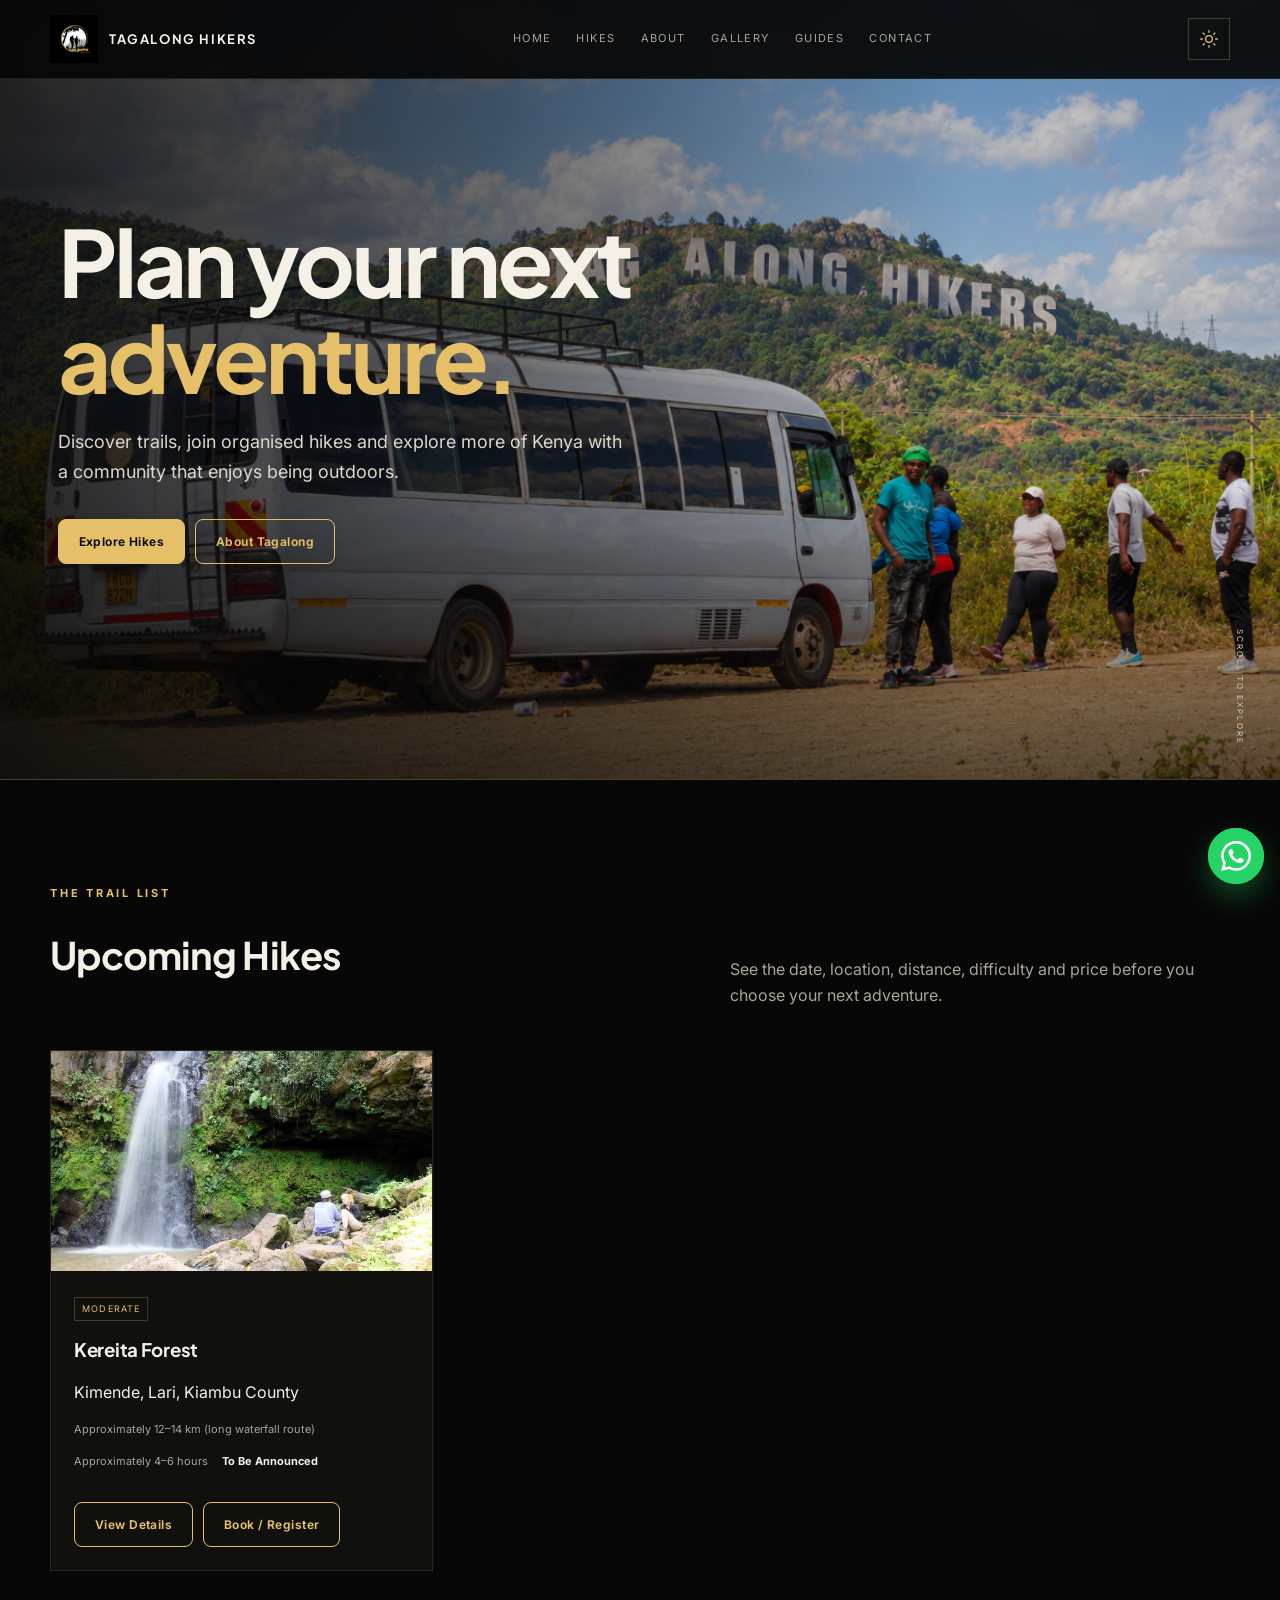
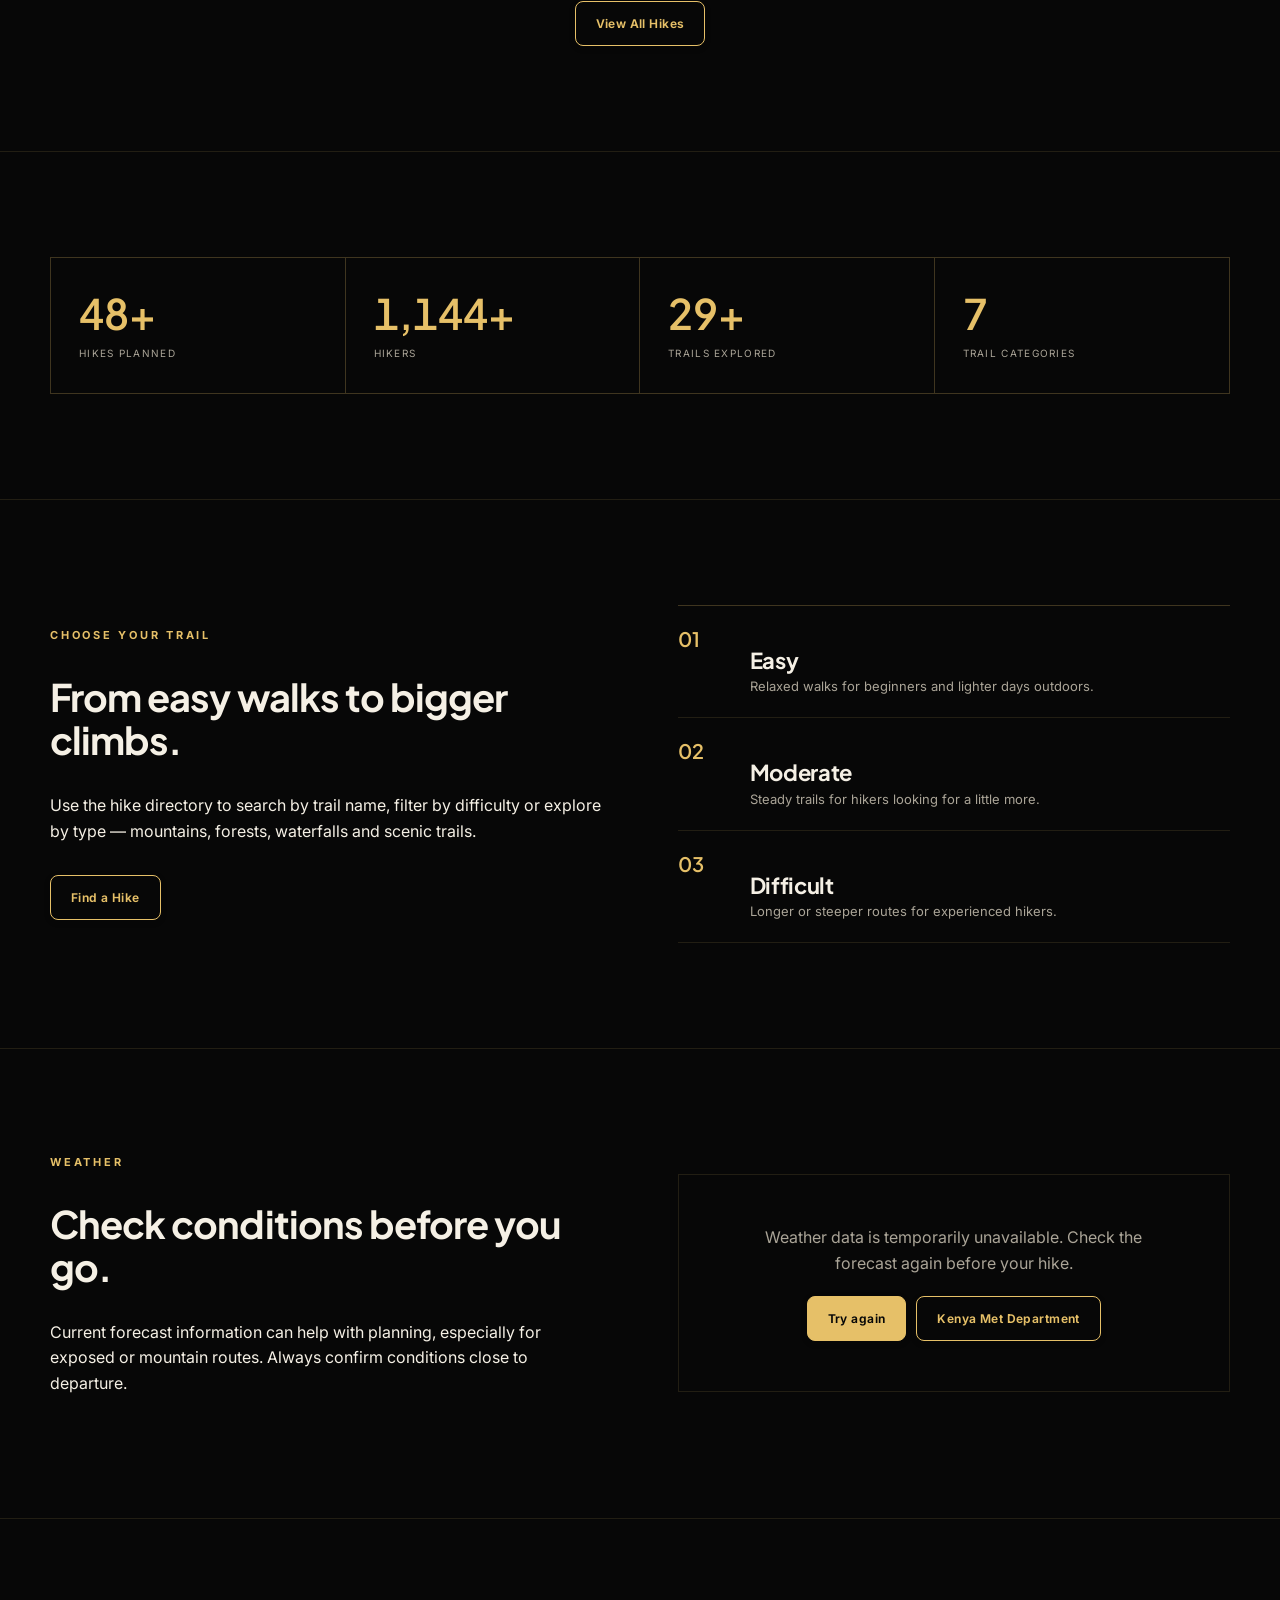
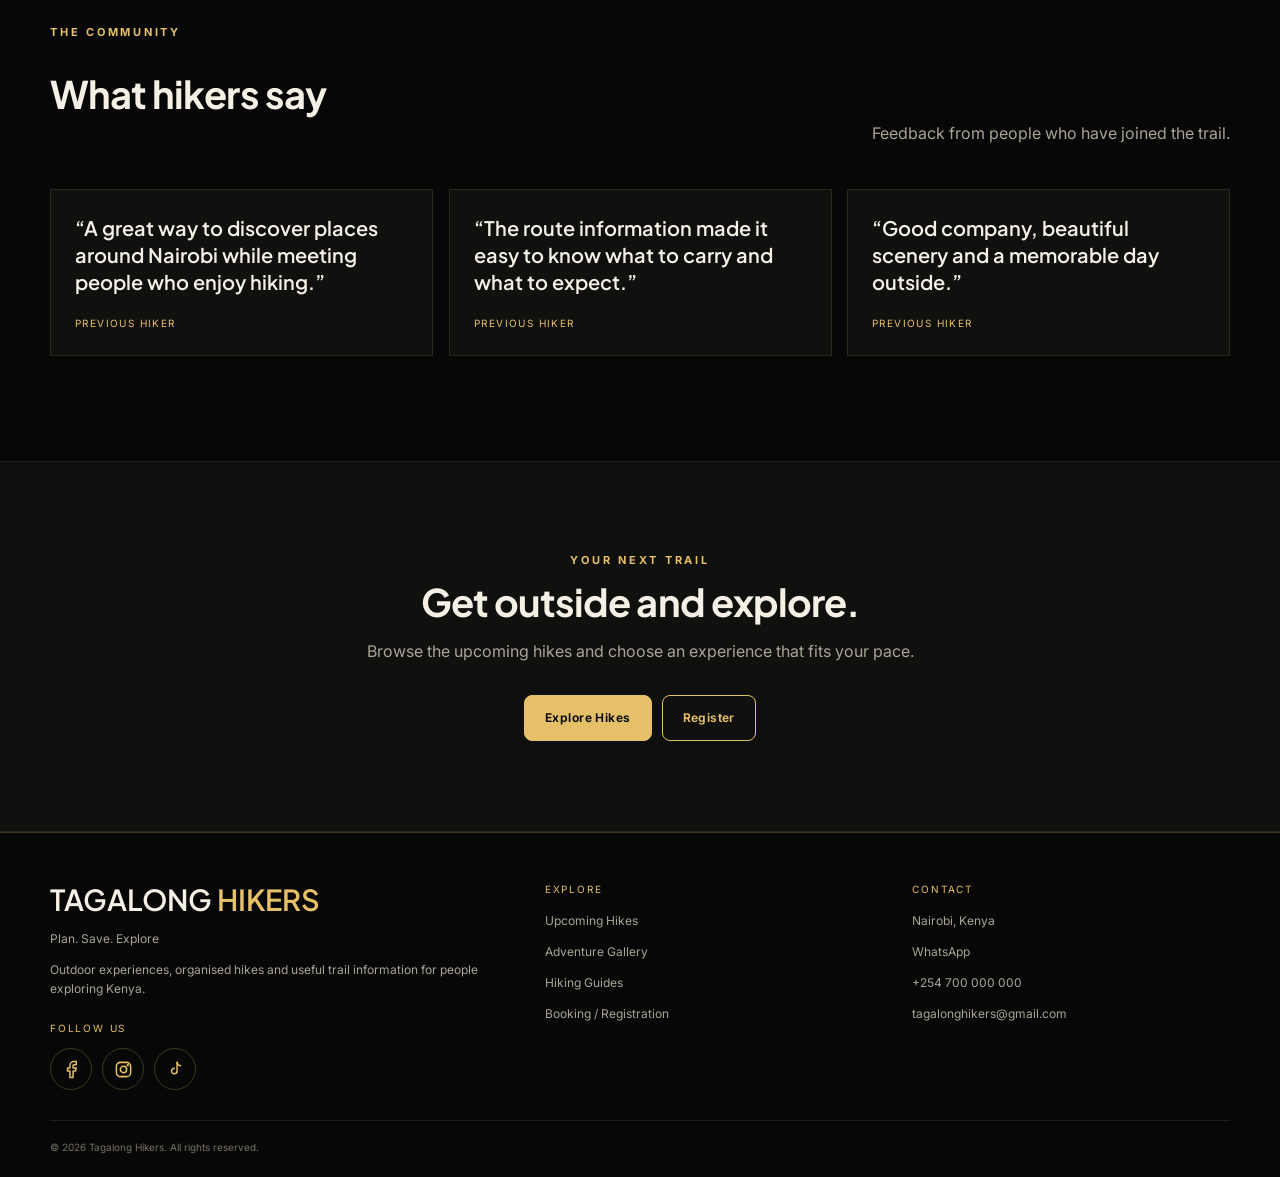
<file: index.html>
<!doctype html>
<html lang="en">
  <head>
    <meta charset="utf-8" />
    <meta name="viewport" content="width=device-width,initial-scale=1" />
    <meta
      name="description"
      content="Tagalong Hikers — plan, hike and explore Kenya. Discover upcoming hikes, trail guides, registration and outdoor adventures."
    />
    <meta name="theme-color" content="#070707" />
    <title>Home | Tagalong Hikers</title>
    <link rel="stylesheet" href="assets/styles.css" />
    <link rel="apple-touch-icon" sizes="180x180" href="images/favicon_io/apple-touch-icon.png" />
    <link rel="icon" type="image/png" sizes="32x32" href="images/favicon_io/favicon-32x32.png" />
    <link rel="icon" type="image/png" sizes="16x16" href="images/favicon_io/favicon-16x16.png" />
    <link rel="icon" href="images/favicon_io/favicon.ico" />
    <link rel="manifest" href="images/favicon_io/site.webmanifest" />
  </head>
  <body>
    <header class="site-header">
      <div class="container nav">
        <a class="brand" href="index.html"
          ><img src="assets/logo.png" alt="Tagalong Hikers logo" /><span
            >TAGALONG HIKERS</span
          ></a
        >
        <nav class="nav-links">
          <a href="index.html">Home</a><a href="hikes.html">Hikes</a
          ><a href="about.html">About</a><a href="gallery.html">Gallery</a
          ><a href="guides.html">Guides</a><a href="contact.html">Contact</a>
        </nav>
        <div class="nav-actions">
          <button class="theme-btn" type="button">Light Mode</button
          ><button class="menu-btn" type="button">Menu</button>
        </div>
      </div>
    </header>

    <main>
      <section class="hero hero-full">
        <div class="hero-scene">
          <img
            class="hero-background-image"
            src="images/hero_section/hero_image.png"
            alt="Hiking trail landscape"
            onerror="this.style.display = 'none'"
          />
          <div class="hero-image-placeholder">
            <span>ADD YOUR HERO IMAGE</span
            ><small>Replace assets/hero-image.jpg with your own photo</small>
          </div>
          <div class="scene-vignette"></div>
          <!-- <div class="scene-caption">
            <span>TAGALONG HIKERS · KENYA</span
            ><strong>Find your trail.</strong>
          </div> -->
        </div>
        <div class="container hero-content">
          <div class="hero-copy-block">
            <!-- <div class="eyebrow">Tag Along Hikers · Kenya</div> -->
            <h1>Plan your next <em>adventure.</em></h1>
            <p class="hero-copy">
              Discover trails, join organised hikes and explore more of Kenya
              with a community that enjoys being outdoors.
            </p>
            <div class="actions">
              <a class="btn fill" href="hikes.html">Explore Hikes</a
              ><a class="btn" href="about.html">About Tagalong</a>
            </div>
          </div>
        </div>
        <div class="hero-scroll">SCROLL TO EXPLORE</div>
      </section>

      <section class="section" id="upcoming">
        <div class="container">
          <div class="section-head">
            <div>
              <div class="eyebrow">The trail list</div>
              <h2>Upcoming Hikes</h2>
            </div>
            <p>
              See the date, location, distance, difficulty and price before you
              choose your next adventure.
            </p>
          </div>
          <div class="cards" id="featured-hikes"></div>
          <div
            class="actions"
            style="justify-content: center; margin-top: 30px"
          >
            <a class="btn" href="hikes.html">View All Hikes</a>
          </div>
        </div>
      </section>

      <section class="section">
        <div class="container">
          <div class="stats">
            <div class="stat">
              <strong>50+</strong><span>Hikes planned</span>
            </div>
            <div class="stat"><strong>1,200+</strong><span>Hikers</span></div>
            <div class="stat">
              <strong>30+</strong><span>Trails explored</span>
            </div>
            <div class="stat">
              <strong>7</strong><span>Trail categories</span>
            </div>
          </div>
        </div>
      </section>

      <section class="section">
        <div class="container split">
          <div>
            <div class="eyebrow">Choose your trail</div>
            <h2>From easy walks to bigger climbs.</h2>
            <p>
              Use the hike directory to search by trail name, filter by
              difficulty or explore by type — mountains, forests, waterfalls and
              scenic trails.
            </p>
            <div class="actions">
              <a class="btn" href="hikes.html">Find a Hike</a>
            </div>
          </div>
          <div class="feature-list">
            <div class="feature">
              <b>01</b>
              <div>
                <h3>Easy</h3>
                <p>Relaxed walks for beginners and lighter days outdoors.</p>
              </div>
            </div>
            <div class="feature">
              <b>02</b>
              <div>
                <h3>Moderate</h3>
                <p>Steady trails for hikers looking for a little more.</p>
              </div>
            </div>
            <div class="feature">
              <b>03</b>
              <div>
                <h3>Difficult</h3>
                <p>Longer or steeper routes for experienced hikers.</p>
              </div>
            </div>
          </div>
        </div>
      </section>

      <section class="section">
        <div class="container split">
          <div>
            <div class="eyebrow">Weather</div>
            <h2>Check conditions before you go.</h2>
            <p>
              Current forecast information can help with planning, especially
              for exposed or mountain routes. Always confirm conditions close to
              departure.
            </p>
          </div>
          <div>
            <div class="weather" id="weather-cards">
              <div class="empty">Loading forecast…</div>
            </div>
          </div>
        </div>
      </section>

      <section class="section">
        <div class="container">
          <div class="section-head">
            <div>
              <div class="eyebrow">The community</div>
              <h2>What hikers say</h2>
            </div>
            <p>Feedback from people who have joined the trail.</p>
          </div>
          <div class="testimonials">
            <article class="card">
              <div class="quote">
                “A great way to discover places around Nairobi while meeting
                people who enjoy hiking.”
              </div>
              <div class="reviewer">Previous Hiker</div>
            </article>
            <article class="card">
              <div class="quote">
                “The route information made it easy to know what to carry and
                what to expect.”
              </div>
              <div class="reviewer">Previous Hiker</div>
            </article>
            <article class="card">
              <div class="quote">
                “Good company, beautiful scenery and a memorable day outside.”
              </div>
              <div class="reviewer">Previous Hiker</div>
            </article>
          </div>
        </div>
      </section>

      <section class="cta">
        <div class="container">
          <div class="eyebrow">Your next trail</div>
          <h2>Get outside and explore.</h2>
          <p>
            Browse the upcoming hikes and choose an experience that fits your
            pace.
          </p>
          <div class="actions" style="justify-content: center">
            <a class="btn fill" href="hikes.html">Explore Hikes</a
            ><a class="btn" href="booking.html">Register</a>
          </div>
        </div>
      </section>
    </main>
    <div class="modal" id="hike-modal">
      <div class="modal-box">
        <button class="close" id="close-modal">Close</button>
        <div id="modal-content"></div>
      </div>
    </div>

    <footer>
      <div class="container">
        <div class="footer-grid">
          <div>
            <div class="footer-brand">TAGALONG <em>HIKERS</em></div>
            <p>Plan. Save. Explore</p>
            <p>
              Outdoor experiences, organised hikes and useful trail information
              for people exploring Kenya.
            </p>
          </div>
          <div>
            <div class="footer-title">Explore</div>
            <p><a href="hikes.html">Upcoming Hikes</a></p>
            <p><a href="gallery.html">Adventure Gallery</a></p>
            <p><a href="guides.html">Hiking Guides</a></p>
            <p><a href="booking.html">Booking / Registration</a></p>
          </div>
          <div>
            <div class="footer-title">Contact</div>
            <p>Nairobi, Kenya</p>
            <p><a href="https://wa.me/254700000000">WhatsApp</a></p>
            <p><a href="tel:+254700000000">+254 700 000 000</a></p>
            <p>
              <a href="mailto:tagalonghikers@gmail.com"
                >tagalonghikers@gmail.com</a
              >
            </p>
          </div>
        </div>
        <div class="copyright">
          © <span id="year"></span> Tagalong Hikers. All rights reserved.
        </div>
      </div>
    </footer>
    <script src="assets/script.js"></script>
  </body>
</html>
</file>
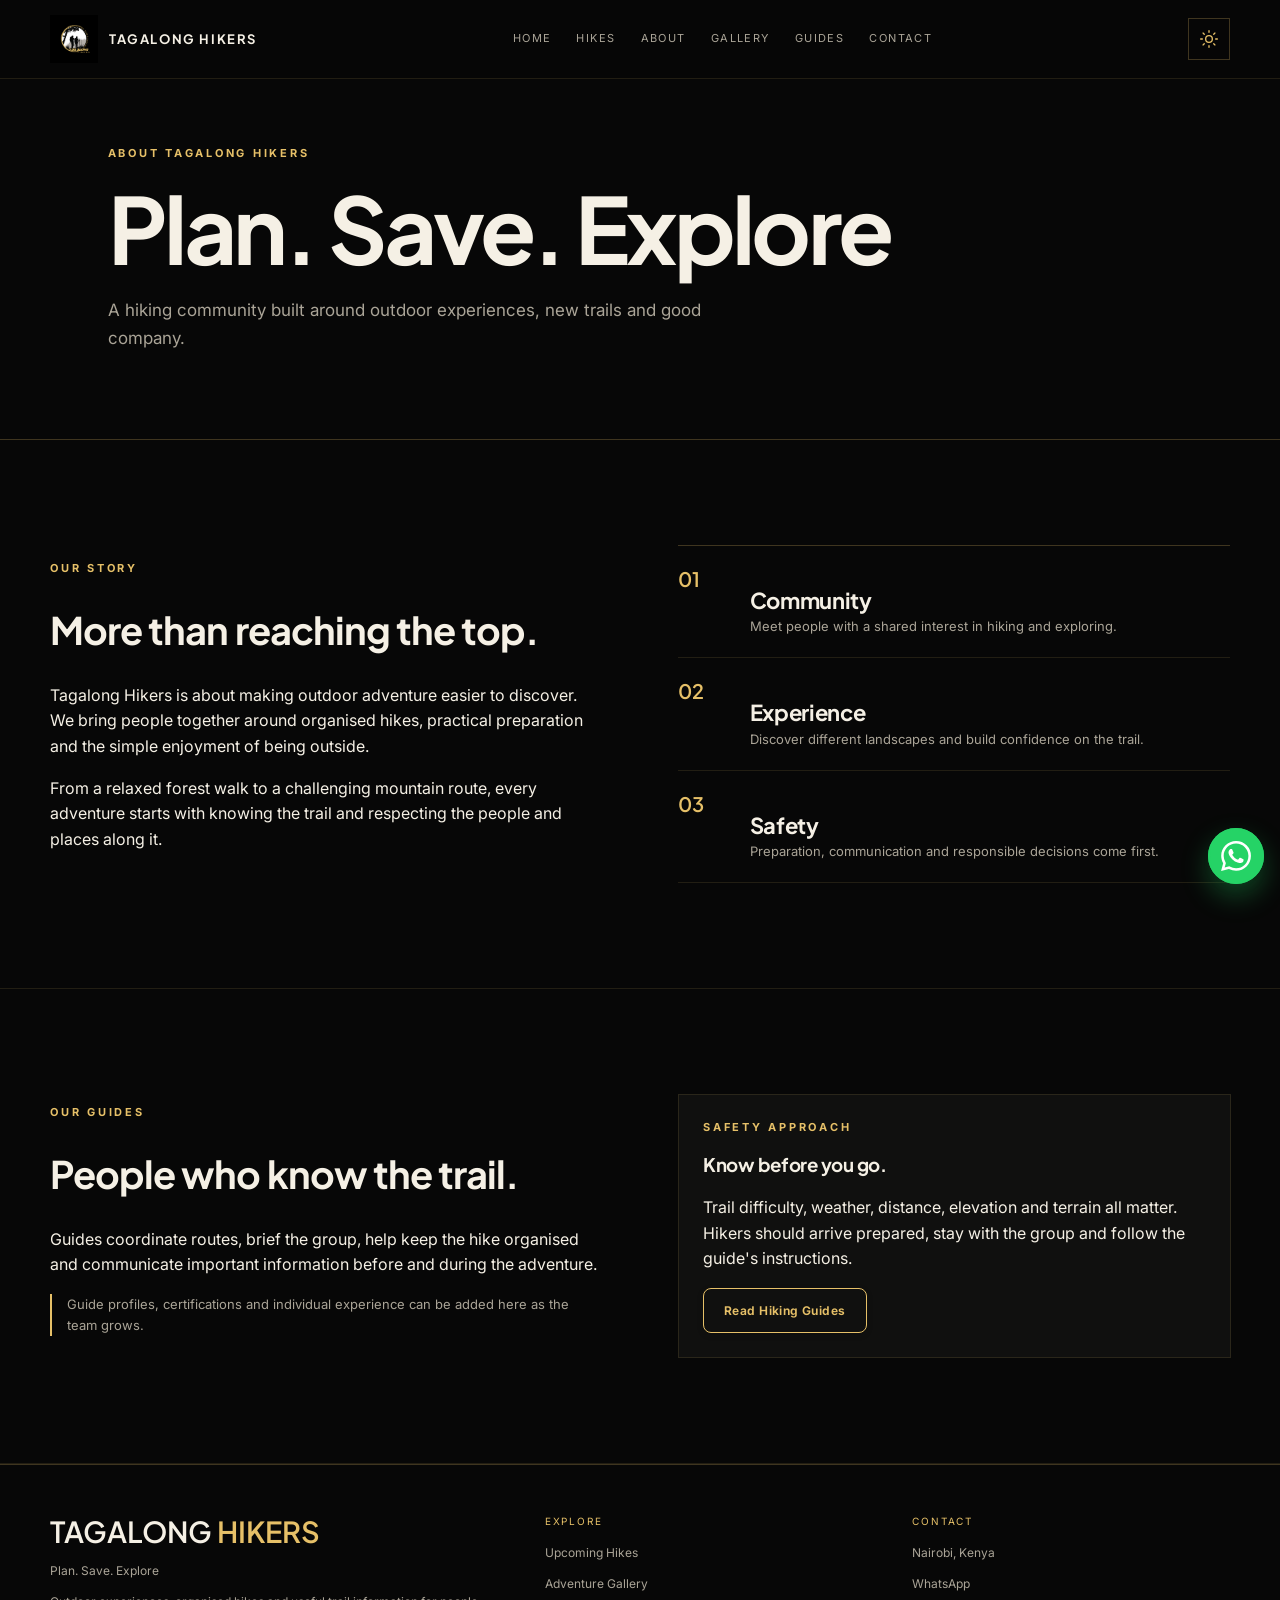
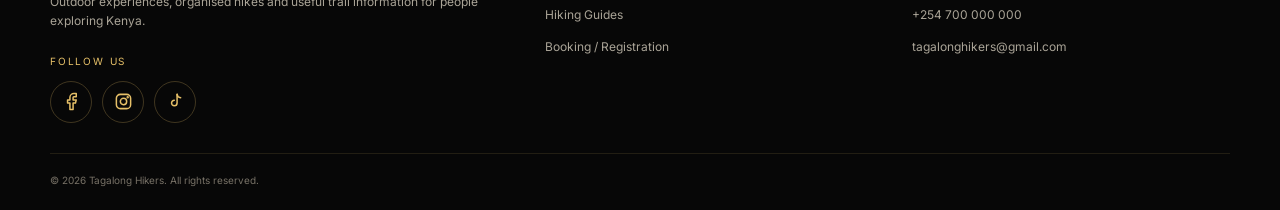
<file: about.html>
<!doctype html>
<html lang="en">
  <head>
    <meta charset="utf-8" />
    <meta name="viewport" content="width=device-width,initial-scale=1" />
    <meta
      name="description"
      content="Tagalong Hikers — plan, hike and explore Kenya. Discover upcoming hikes, trail guides, registration and outdoor adventures."
    />
    <meta name="theme-color" content="#070707" />
    <title>About | Tagalong Hikers</title>
    <link rel="stylesheet" href="assets/styles.css" />
    <link rel="apple-touch-icon" sizes="180x180" href="images/favicon_io/apple-touch-icon.png" />
    <link rel="icon" type="image/png" sizes="32x32" href="images/favicon_io/favicon-32x32.png" />
    <link rel="icon" type="image/png" sizes="16x16" href="images/favicon_io/favicon-16x16.png" />
    <link rel="icon" href="images/favicon_io/favicon.ico" />
    <link rel="manifest" href="images/favicon_io/site.webmanifest" />
  </head>
  <body>
    <header class="site-header">
      <div class="container nav">
        <a class="brand" href="index.html"
          ><img src="assets/logo.png" alt="Tagalong Hikers logo" /><span
            >TAGALONG HIKERS</span
          ></a
        >
        <nav class="nav-links">
          <a href="index.html">Home</a><a href="hikes.html">Hikes</a
          ><a href="about.html">About</a><a href="gallery.html">Gallery</a
          ><a href="guides.html">Guides</a><a href="contact.html">Contact</a>
        </nav>
        <div class="nav-actions">
          <button class="theme-btn" type="button">Light Mode</button
          ><button class="menu-btn" type="button">Menu</button>
        </div>
      </div>
    </header>

    <main>
      <section class="page-hero">
        <div class="container">
          <div class="eyebrow">About Tagalong Hikers</div>
          <h1>Plan. Save. Explore</h1>
          <p>
            A hiking community built around outdoor experiences, new trails and
            good company.
          </p>
        </div>
      </section>
      <section class="section">
        <div class="container split">
          <div>
            <div class="eyebrow">Our story</div>
            <h2>More than reaching the top.</h2>
            <p>
              Tagalong Hikers is about making outdoor adventure easier to
              discover. We bring people together around organised hikes,
              practical preparation and the simple enjoyment of being outside.
            </p>
            <p>
              From a relaxed forest walk to a challenging mountain route, every
              adventure starts with knowing the trail and respecting the people
              and places along it.
            </p>
          </div>
          <div class="feature-list">
            <div class="feature">
              <b>01</b>
              <div>
                <h3>Community</h3>
                <p>
                  Meet people with a shared interest in hiking and exploring.
                </p>
              </div>
            </div>
            <div class="feature">
              <b>02</b>
              <div>
                <h3>Experience</h3>
                <p>
                  Discover different landscapes and build confidence on the
                  trail.
                </p>
              </div>
            </div>
            <div class="feature">
              <b>03</b>
              <div>
                <h3>Safety</h3>
                <p>
                  Preparation, communication and responsible decisions come
                  first.
                </p>
              </div>
            </div>
          </div>
        </div>
      </section>
      <section class="section">
        <div class="container split">
          <div>
            <div class="eyebrow">Our guides</div>
            <h2>People who know the trail.</h2>
            <p>
              Guides coordinate routes, brief the group, help keep the hike
              organised and communicate important information before and during
              the adventure.
            </p>
            <p class="notice">
              Guide profiles, certifications and individual experience can be
              added here as the team grows.
            </p>
          </div>
          <div class="card">
            <div class="eyebrow">Safety approach</div>
            <h3>Know before you go.</h3>
            <p>
              Trail difficulty, weather, distance, elevation and terrain all
              matter. Hikers should arrive prepared, stay with the group and
              follow the guide's instructions.
            </p>
            <a class="btn" href="guides.html">Read Hiking Guides</a>
          </div>
        </div>
      </section>
    </main>

    <footer>
      <div class="container">
        <div class="footer-grid">
          <div>
            <div class="footer-brand">TAGALONG <em>HIKERS</em></div>
            <p>Plan. Save. Explore</p>
            <p>
              Outdoor experiences, organised hikes and useful trail information
              for people exploring Kenya.
            </p>
          </div>
          <div>
            <div class="footer-title">Explore</div>
            <p><a href="hikes.html">Upcoming Hikes</a></p>
            <p><a href="gallery.html">Adventure Gallery</a></p>
            <p><a href="guides.html">Hiking Guides</a></p>
            <p><a href="booking.html">Booking / Registration</a></p>
          </div>
          <div>
            <div class="footer-title">Contact</div>
            <p>Nairobi, Kenya</p>
            <p><a href="https://wa.me/254700000000">WhatsApp</a></p>
            <p><a href="tel:+254700000000">+254 700 000 000</a></p>
            <p>
              <a href="mailto:tagalonghikers@gmail.com"
                >tagalonghikers@gmail.com</a
              >
            </p>
          </div>
        </div>
        <div class="copyright">
          © <span id="year"></span> Tagalong Hikers. All rights reserved.
        </div>
      </div>
    </footer>
    <script src="assets/script.js"></script>
  </body>
</html>
</file>
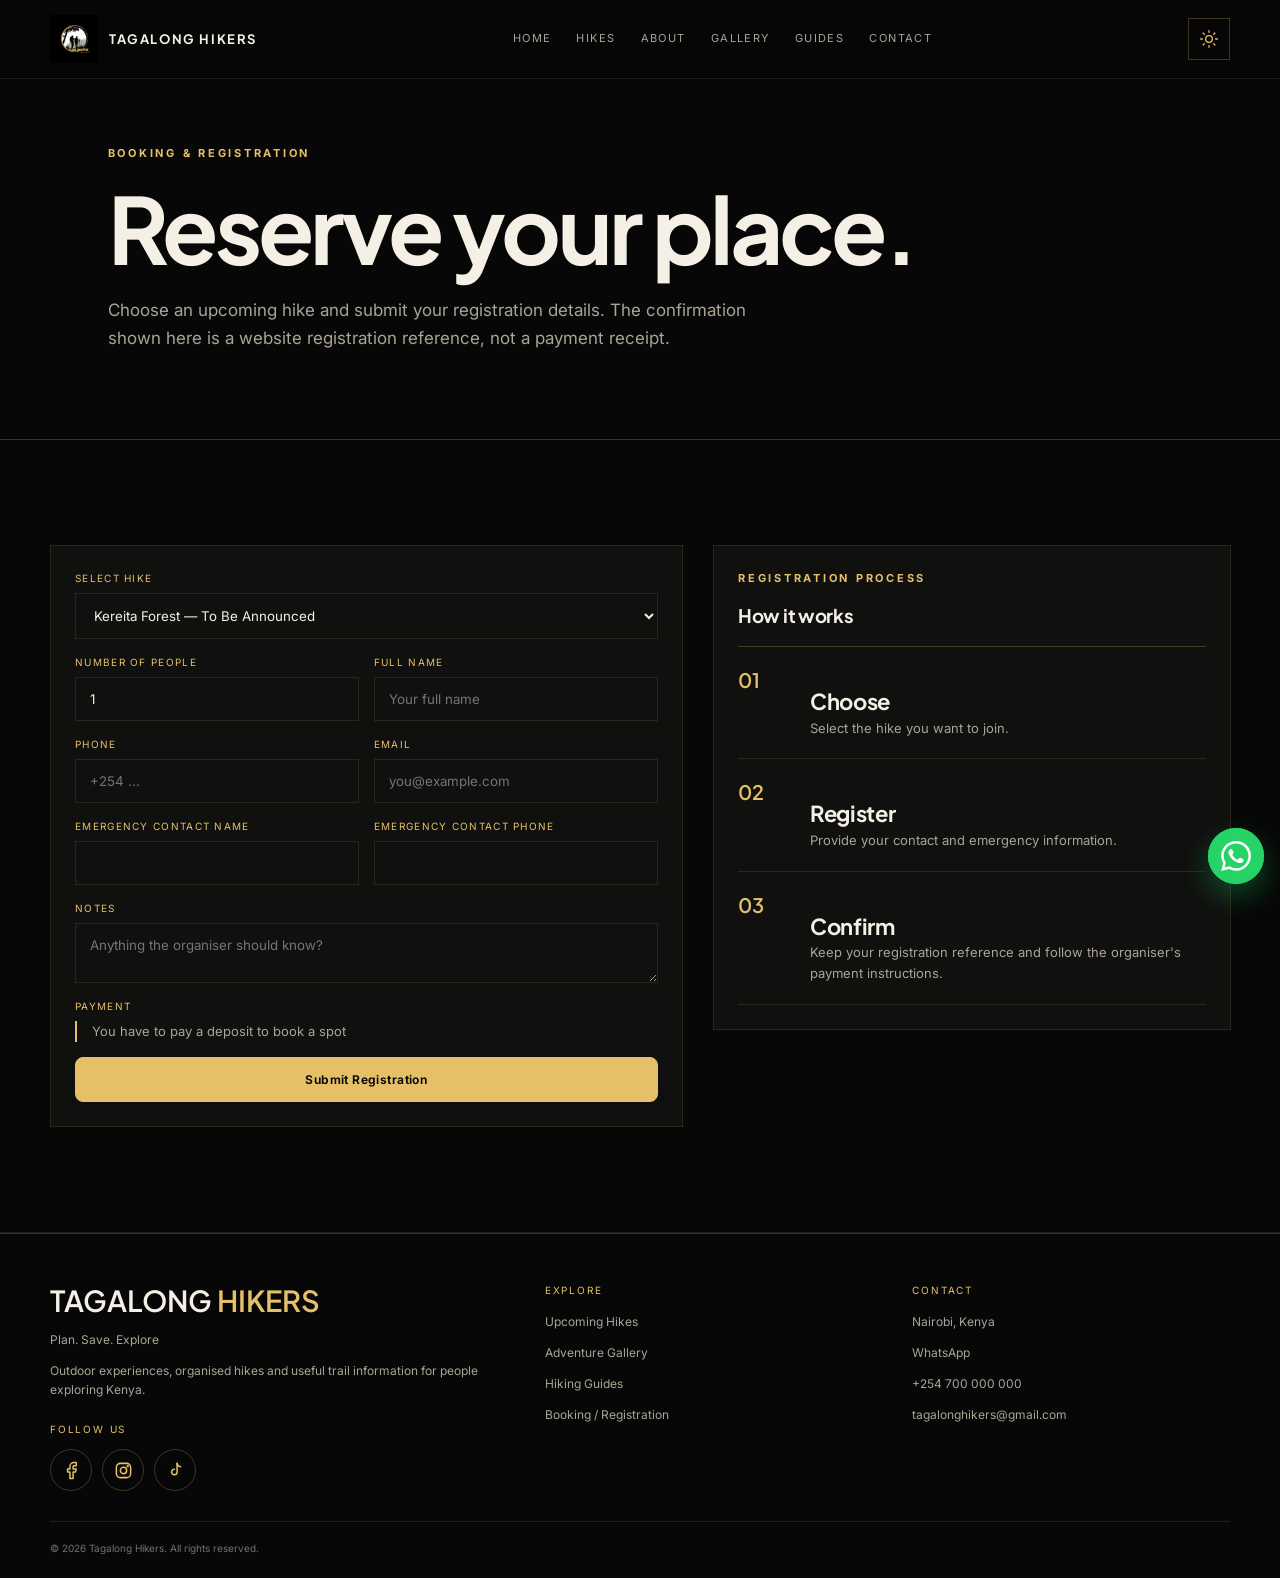
<file: booking.html>
<!doctype html>
<html lang="en">
  <head>
    <meta charset="utf-8" />
    <meta name="viewport" content="width=device-width,initial-scale=1" />
    <meta
      name="description"
      content="Tagalong Hikers — plan, hike and explore Kenya. Discover upcoming hikes, trail guides, registration and outdoor adventures."
    />
    <meta name="theme-color" content="#070707" />
    <title>Booking | Tagalong Hikers</title>
    <link rel="stylesheet" href="assets/styles.css" />
    <link
      rel="apple-touch-icon"
      sizes="180x180"
      href="images/favicon_io/apple-touch-icon.png"
    />
    <link
      rel="icon"
      type="image/png"
      sizes="32x32"
      href="images/favicon_io/favicon-32x32.png"
    />
    <link
      rel="icon"
      type="image/png"
      sizes="16x16"
      href="images/favicon_io/favicon-16x16.png"
    />
    <link rel="icon" href="images/favicon_io/favicon.ico" />
    <link rel="manifest" href="images/favicon_io/site.webmanifest" />
  </head>
  <body>
    <header class="site-header">
      <div class="container nav">
        <a class="brand" href="index.html"
          ><img src="assets/logo.png" alt="Tagalong Hikers logo" /><span
            >TAGALONG HIKERS</span
          ></a
        >
        <nav class="nav-links">
          <a href="index.html">Home</a><a href="hikes.html">Hikes</a
          ><a href="about.html">About</a><a href="gallery.html">Gallery</a
          ><a href="guides.html">Guides</a><a href="contact.html">Contact</a>
        </nav>
        <div class="nav-actions">
          <button class="theme-btn" type="button">Light Mode</button
          ><button class="menu-btn" type="button">Menu</button>
        </div>
      </div>
    </header>

    <main>
      <section class="page-hero">
        <div class="container">
          <div class="eyebrow">Booking & Registration</div>
          <h1>Reserve your place.</h1>
          <p>
            Choose an upcoming hike and submit your registration details. The
            confirmation shown here is a website registration reference, not a
            payment receipt.
          </p>
        </div>
      </section>
      <section class="section">
        <div class="container form-layout">
          <form class="card form-grid" id="booking-form">
            <div class="field full">
              <label>Select Hike</label
              ><select id="hike-select" name="hike" required></select>
            </div>
            <div class="field">
              <label>Number of People</label
              ><input
                name="people"
                type="number"
                min="1"
                max="20"
                value="1"
                required
              />
            </div>
            <div class="field">
              <label>Full Name</label
              ><input name="name" required placeholder="Your full name" />
            </div>
            <div class="field">
              <label>Phone</label
              ><input name="phone" required placeholder="+254 ..." />
            </div>
            <div class="field">
              <label>Email</label
              ><input
                name="email"
                type="email"
                required
                placeholder="you@example.com"
              />
            </div>
            <div class="field">
              <label>Emergency Contact Name</label
              ><input name="emergency_name" required />
            </div>
            <div class="field">
              <label>Emergency Contact Phone</label
              ><input name="emergency_phone" required />
            </div>
            <div class="field full">
              <label>Notes</label
              ><textarea
                name="notes"
                placeholder="Anything the organiser should know?"
              ></textarea>
            </div>
            <div class="field full">
              <label>Payment</label>
              <div class="notice">You have to pay a deposit to book a spot</div>
            </div>
            <div class="field full">
              <button class="btn fill" type="submit">
                Submit Registration
              </button>
            </div>
          </form>
          <div>
            <div class="card">
              <div class="eyebrow">Registration process</div>
              <h3>How it works</h3>
              <div class="feature-list">
                <div class="feature">
                  <b>01</b>
                  <div>
                    <h3>Choose</h3>
                    <p>Select the hike you want to join.</p>
                  </div>
                </div>
                <div class="feature">
                  <b>02</b>
                  <div>
                    <h3>Register</h3>
                    <p>Provide your contact and emergency information.</p>
                  </div>
                </div>
                <div class="feature">
                  <b>03</b>
                  <div>
                    <h3>Confirm</h3>
                    <p>
                      Keep your registration reference and follow the
                      organiser's payment instructions.
                    </p>
                  </div>
                </div>
              </div>
            </div>
            <div class="confirmation" id="confirmation"></div>
          </div>
        </div>
      </section>
    </main>

    <footer>
      <div class="container">
        <div class="footer-grid">
          <div>
            <div class="footer-brand">TAGALONG <em>HIKERS</em></div>
            <p>Plan. Save. Explore</p>
            <p>
              Outdoor experiences, organised hikes and useful trail information
              for people exploring Kenya.
            </p>
          </div>
          <div>
            <div class="footer-title">Explore</div>
            <p><a href="hikes.html">Upcoming Hikes</a></p>
            <p><a href="gallery.html">Adventure Gallery</a></p>
            <p><a href="guides.html">Hiking Guides</a></p>
            <p><a href="booking.html">Booking / Registration</a></p>
          </div>
          <div>
            <div class="footer-title">Contact</div>
            <p>Nairobi, Kenya</p>
            <p><a href="https://wa.me/254700000000">WhatsApp</a></p>
            <p><a href="tel:+254700000000">+254 700 000 000</a></p>
            <p>
              <a href="mailto:tagalonghikers@gmail.com"
                >tagalonghikers@gmail.com</a
              >
            </p>
          </div>
        </div>
        <div class="copyright">
          © <span id="year"></span> Tagalong Hikers. All rights reserved.
        </div>
      </div>
    </footer>
    <script src="assets/script.js"></script>
  </body>
</html>
</file>
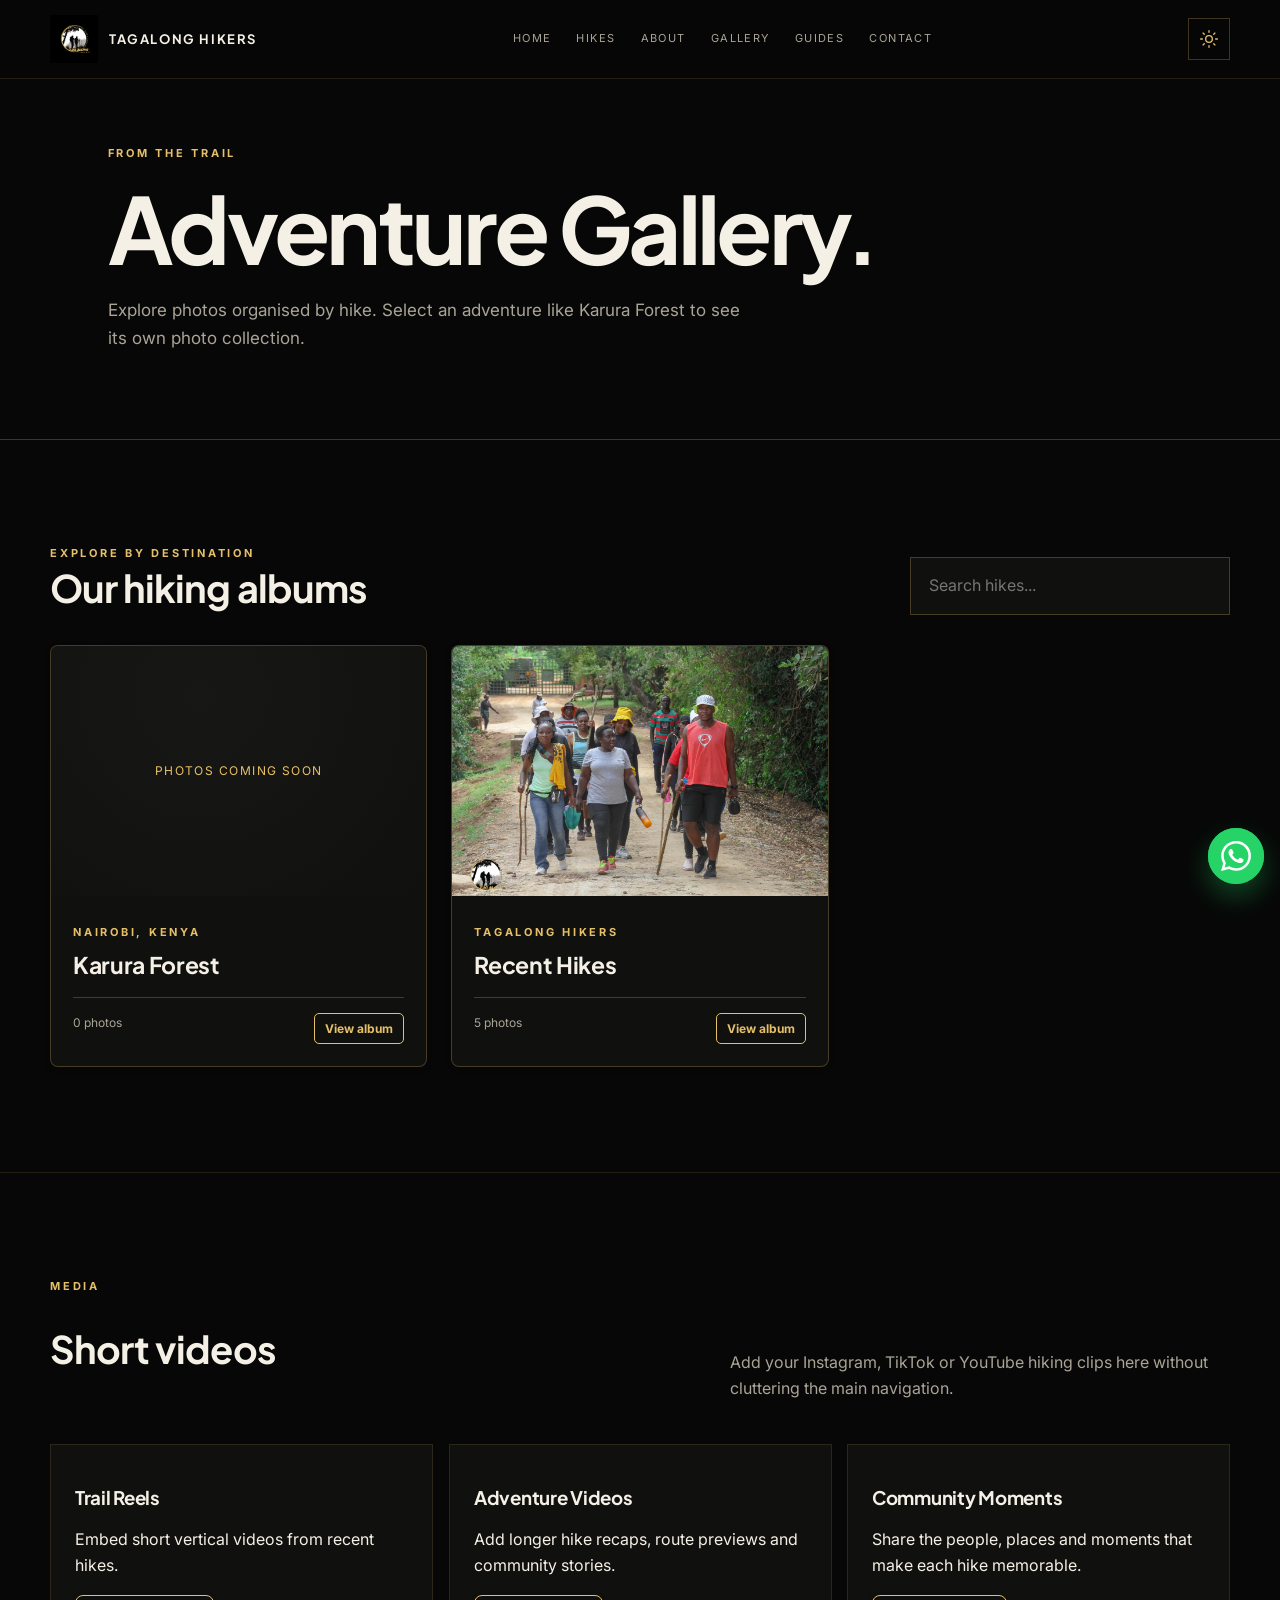
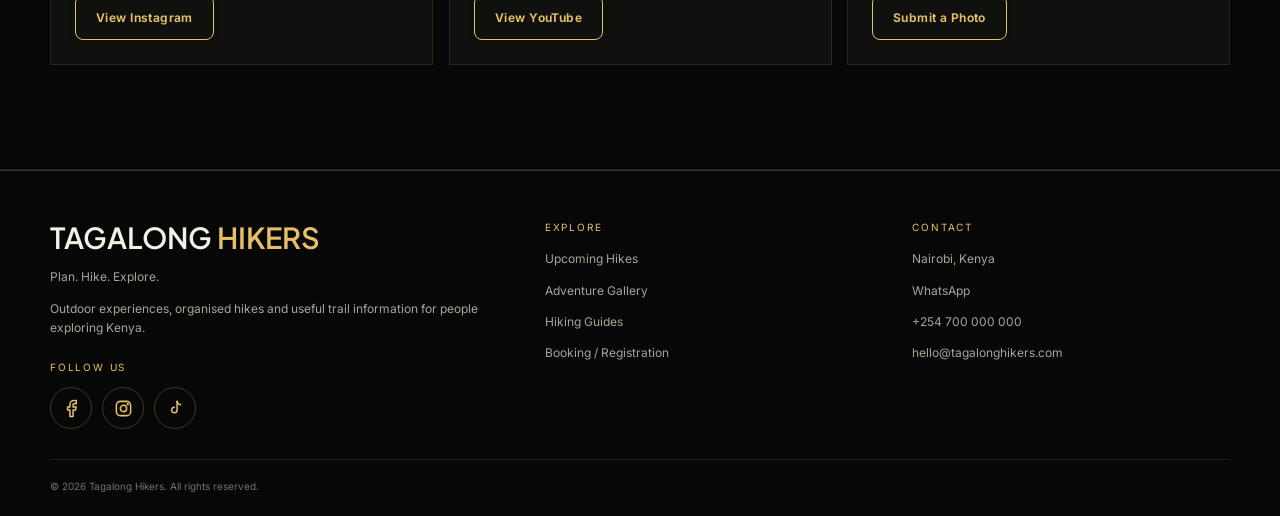
<file: gallery.html>
<!doctype html>
<html lang="en">
  <head>
    <meta charset="utf-8" />
    <meta name="viewport" content="width=device-width,initial-scale=1" />
    <meta
      name="description"
      content="Photos from past Tagalong Hikers adventures across Kenya. Browse each hike and view the photos full screen."
    />
    <meta name="theme-color" content="#070707" />
    <title>Gallery | Tagalong Hikers</title>
    <link rel="stylesheet" href="assets/styles.css" />
    <link rel="apple-touch-icon" sizes="180x180" href="images/favicon_io/apple-touch-icon.png" />
    <link rel="icon" type="image/png" sizes="32x32" href="images/favicon_io/favicon-32x32.png" />
    <link rel="icon" type="image/png" sizes="16x16" href="images/favicon_io/favicon-16x16.png" />
    <link rel="icon" href="images/favicon_io/favicon.ico" />
    <link rel="manifest" href="images/favicon_io/site.webmanifest" />
  </head>
  <body>
    <header class="site-header">
      <div class="container nav">
        <a class="brand" href="index.html"
          ><img src="assets/logo.png" alt="Tagalong Hikers logo" /><span
            >TAGALONG HIKERS</span
          ></a
        >
        <nav class="nav-links">
          <a href="index.html">Home</a><a href="hikes.html">Hikes</a
          ><a href="about.html">About</a><a href="gallery.html">Gallery</a
          ><a href="guides.html">Guides</a><a href="contact.html">Contact</a>
        </nav>
        <div class="nav-actions">
          <button class="theme-btn" type="button">Light Mode</button
          ><button class="menu-btn" type="button">Menu</button>
        </div>
      </div>
    </header>

    <main>
      <section class="page-hero">
        <div class="container">
          <div class="eyebrow">From the trail</div>
          <h1>Adventure Gallery.</h1>
          <p>
            Explore photos organised by hike. Select an adventure like Karura Forest to see its own photo collection.
          </p>
        </div>
      </section>

      <section class="section gallery-section">
        <div class="container">
          <div class="gallery-topline"><div><div class="eyebrow">Explore by destination</div><h2>Our hiking albums</h2></div><input id="gallery-search" class="gallery-search" type="search" placeholder="Search hikes..." aria-label="Search hike albums"></div>
          <div id="gallery-albums" class="hike-album-cards" aria-live="polite"></div>
          <section id="gallery-detail" class="gallery-detail" hidden>
            <button class="btn gallery-back" id="gallery-back" type="button">All hiking albums</button>
            <div class="gallery-detail-heading"><div><div class="eyebrow">Hike photo collection</div><h2 id="gallery-title"></h2><p id="gallery-description"></p><p id="gallery-meta" class="album-meta"></p></div><span id="gallery-count" class="album-count"></span></div>
            <div id="gallery-photos" class="hike-photo-grid"></div>
          </section>
        </div>
      </section>
      <div class="gallery-viewer" id="gallery-viewer" hidden role="dialog" aria-modal="true" aria-label="Photo viewer">
        <button type="button" class="gallery-viewer-close" id="gallery-close" aria-label="Close photo">Close</button>
        <button type="button" class="gallery-viewer-prev" id="gallery-prev" aria-label="Previous photo">Previous</button>
        <figure><img id="gallery-large" alt=""><figcaption id="gallery-caption"></figcaption></figure>
        <button type="button" class="gallery-viewer-next" id="gallery-next" aria-label="Next photo">Next</button>
      </div>

      <section class="section">
        <div class="container">
          <div class="section-head">
            <div>
              <div class="eyebrow">Media</div>
              <h2>Short videos</h2>
            </div>
            <p>
              Add your Instagram, TikTok or YouTube hiking clips here without
              cluttering the main navigation.
            </p>
          </div>
          <div class="cards">
            <div class="card">
              <h3>Trail Reels</h3>
              <p>Embed short vertical videos from recent hikes.</p>
              <a
                class="btn"
                href="https://www.instagram.com/"
                target="_blank"
                rel="noopener"
                >View Instagram</a
              >
            </div>
            <div class="card">
              <h3>Adventure Videos</h3>
              <p>
                Add longer hike recaps, route previews and community stories.
              </p>
              <a
                class="btn"
                href="https://www.youtube.com/"
                target="_blank"
                rel="noopener"
                >View YouTube</a
              >
            </div>
            <div class="card">
              <h3>Community Moments</h3>
              <p>
                Share the people, places and moments that make each hike
                memorable.
              </p>
              <a class="btn" href="contact.html">Submit a Photo</a>
            </div>
          </div>
        </div>
      </section>
    </main>

    <footer>
      <div class="container">
        <div class="footer-grid">
          <div>
            <div class="footer-brand">TAGALONG <em>HIKERS</em></div>
            <p>Plan. Hike. Explore.</p>
            <p>
              Outdoor experiences, organised hikes and useful trail information
              for people exploring Kenya.
            </p>
          </div>
          <div>
            <div class="footer-title">Explore</div>
            <p><a href="hikes.html">Upcoming Hikes</a></p>
            <p><a href="gallery.html">Adventure Gallery</a></p>
            <p><a href="guides.html">Hiking Guides</a></p>
            <p><a href="booking.html">Booking / Registration</a></p>
          </div>
          <div>
            <div class="footer-title">Contact</div>
            <p>Nairobi, Kenya</p>
            <p><a href="https://wa.me/254700000000">WhatsApp</a></p>
            <p><a href="tel:+254700000000">+254 700 000 000</a></p>
            <p>
              <a href="mailto:hello@tagalonghikers.com"
                >hello@tagalonghikers.com</a
              >
            </p>
          </div>
        </div>
        <div class="copyright">
          © <span id="year"></span> Tagalong Hikers. All rights reserved.
        </div>
      </div>
    </footer>
    <script src="assets/script.js"></script>
    <script src="assets/gallery-data.js"></script>
    <script src="assets/gallery.js"></script>
  </body>
</html>
</file>
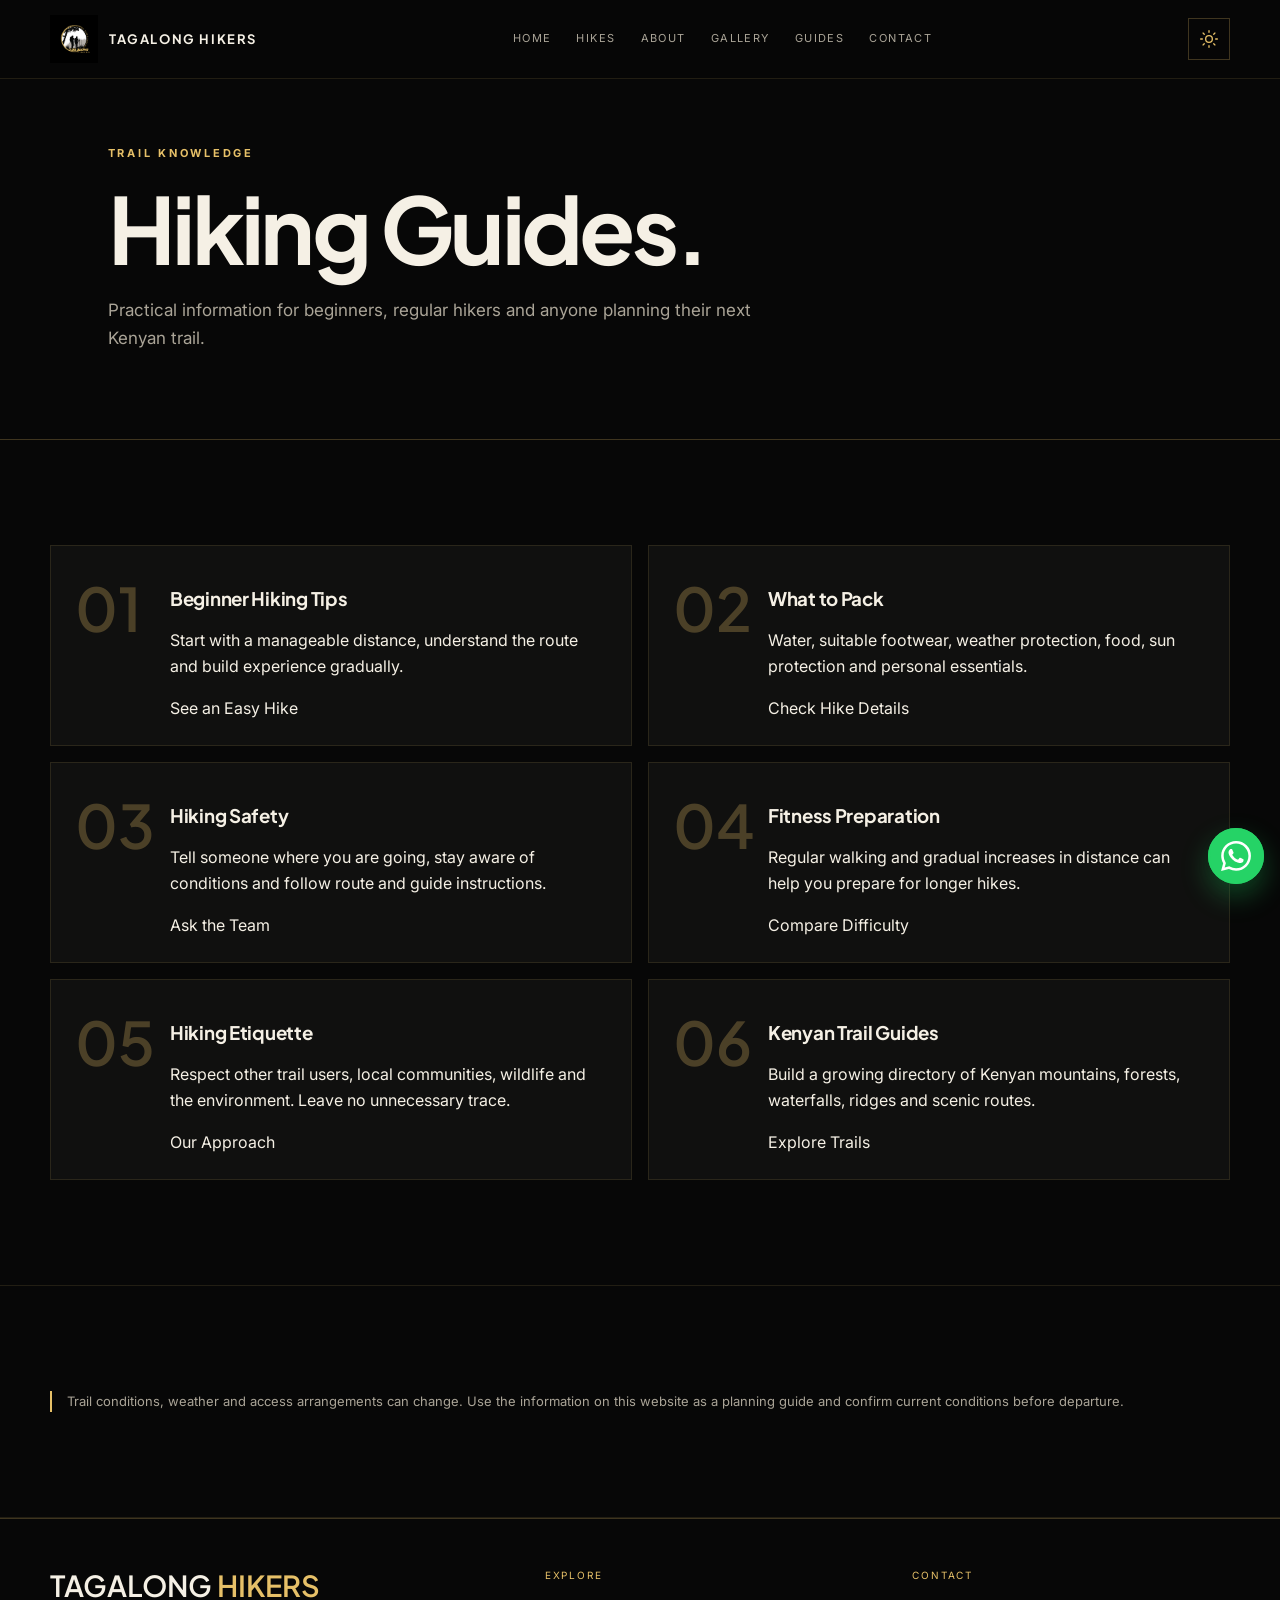
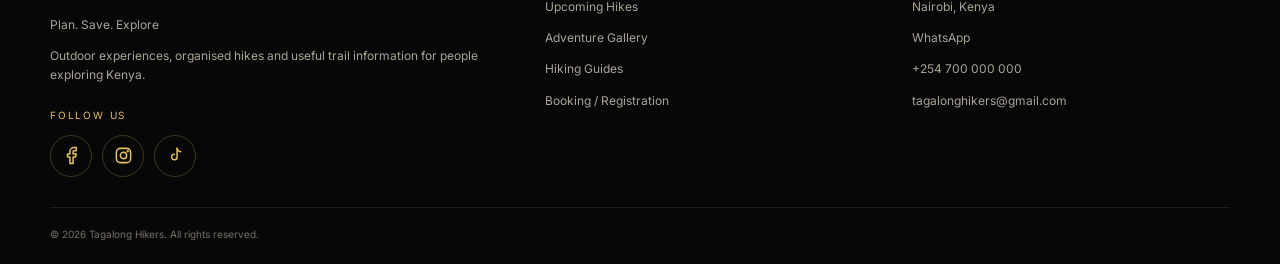
<file: guides.html>
<!doctype html>
<html lang="en">
  <head>
    <meta charset="utf-8" />
    <meta name="viewport" content="width=device-width,initial-scale=1" />
    <meta
      name="description"
      content="Tagalong Hikers — plan, hike and explore Kenya. Discover upcoming hikes, trail guides, registration and outdoor adventures."
    />
    <meta name="theme-color" content="#070707" />
    <title>Guides | Tagalong Hikers</title>
    <link rel="stylesheet" href="assets/styles.css" />
    <link rel="apple-touch-icon" sizes="180x180" href="images/favicon_io/apple-touch-icon.png" />
    <link rel="icon" type="image/png" sizes="32x32" href="images/favicon_io/favicon-32x32.png" />
    <link rel="icon" type="image/png" sizes="16x16" href="images/favicon_io/favicon-16x16.png" />
    <link rel="icon" href="images/favicon_io/favicon.ico" />
    <link rel="manifest" href="images/favicon_io/site.webmanifest" />
  </head>
  <body>
    <header class="site-header">
      <div class="container nav">
        <a class="brand" href="index.html"
          ><img src="assets/logo.png" alt="Tagalong Hikers logo" /><span
            >TAGALONG HIKERS</span
          ></a
        >
        <nav class="nav-links">
          <a href="index.html">Home</a><a href="hikes.html">Hikes</a
          ><a href="about.html">About</a><a href="gallery.html">Gallery</a
          ><a href="guides.html">Guides</a><a href="contact.html">Contact</a>
        </nav>
        <div class="nav-actions">
          <button class="theme-btn" type="button">Light Mode</button
          ><button class="menu-btn" type="button">Menu</button>
        </div>
      </div>
    </header>

    <main>
      <section class="page-hero">
        <div class="container">
          <div class="eyebrow">Trail knowledge</div>
          <h1>Hiking Guides.</h1>
          <p>
            Practical information for beginners, regular hikers and anyone
            planning their next Kenyan trail.
          </p>
        </div>
      </section>
      <section class="section">
        <div class="container">
          <div class="guides">
            <div class="card guide-card">
              <div class="guide-number">01</div>
              <div>
                <h3>Beginner Hiking Tips</h3>
                <p>
                  Start with a manageable distance, understand the route and
                  build experience gradually.
                </p>
                <a class="text-link" href="hike.html?id=karura"
                  >See an Easy Hike</a
                >
              </div>
            </div>
            <div class="card guide-card">
              <div class="guide-number">02</div>
              <div>
                <h3>What to Pack</h3>
                <p>
                  Water, suitable footwear, weather protection, food, sun
                  protection and personal essentials.
                </p>
                <a class="text-link" href="hikes.html">Check Hike Details</a>
              </div>
            </div>
            <div class="card guide-card">
              <div class="guide-number">03</div>
              <div>
                <h3>Hiking Safety</h3>
                <p>
                  Tell someone where you are going, stay aware of conditions and
                  follow route and guide instructions.
                </p>
                <a class="text-link" href="contact.html">Ask the Team</a>
              </div>
            </div>
            <div class="card guide-card">
              <div class="guide-number">04</div>
              <div>
                <h3>Fitness Preparation</h3>
                <p>
                  Regular walking and gradual increases in distance can help you
                  prepare for longer hikes.
                </p>
                <a class="text-link" href="hikes.html">Compare Difficulty</a>
              </div>
            </div>
            <div class="card guide-card">
              <div class="guide-number">05</div>
              <div>
                <h3>Hiking Etiquette</h3>
                <p>
                  Respect other trail users, local communities, wildlife and the
                  environment. Leave no unnecessary trace.
                </p>
                <a class="text-link" href="about.html">Our Approach</a>
              </div>
            </div>
            <div class="card guide-card">
              <div class="guide-number">06</div>
              <div>
                <h3>Kenyan Trail Guides</h3>
                <p>
                  Build a growing directory of Kenyan mountains, forests,
                  waterfalls, ridges and scenic routes.
                </p>
                <a class="text-link" href="hikes.html">Explore Trails</a>
              </div>
            </div>
          </div>
        </div>
      </section>
      <section class="section">
        <div class="container">
          <div class="notice">
            Trail conditions, weather and access arrangements can change. Use
            the information on this website as a planning guide and confirm
            current conditions before departure.
          </div>
        </div>
      </section>
    </main>

    <footer>
      <div class="container">
        <div class="footer-grid">
          <div>
            <div class="footer-brand">TAGALONG <em>HIKERS</em></div>
            <p>Plan. Save. Explore</p>
            <p>
              Outdoor experiences, organised hikes and useful trail information
              for people exploring Kenya.
            </p>
          </div>
          <div>
            <div class="footer-title">Explore</div>
            <p><a href="hikes.html">Upcoming Hikes</a></p>
            <p><a href="gallery.html">Adventure Gallery</a></p>
            <p><a href="guides.html">Hiking Guides</a></p>
            <p><a href="booking.html">Booking / Registration</a></p>
          </div>
          <div>
            <div class="footer-title">Contact</div>
            <p>Nairobi, Kenya</p>
            <p><a href="https://wa.me/254700000000">WhatsApp</a></p>
            <p><a href="tel:+254700000000">+254 700 000 000</a></p>
            <p>
              <a href="mailto:tagalonghikers@gmail.com"
                >tagalonghikers@gmail.com</a
              >
            </p>
          </div>
        </div>
        <div class="copyright">
          © <span id="year"></span> Tagalong Hikers. All rights reserved.
        </div>
      </div>
    </footer>
    <script src="assets/script.js"></script>
  </body>
</html>
</file>
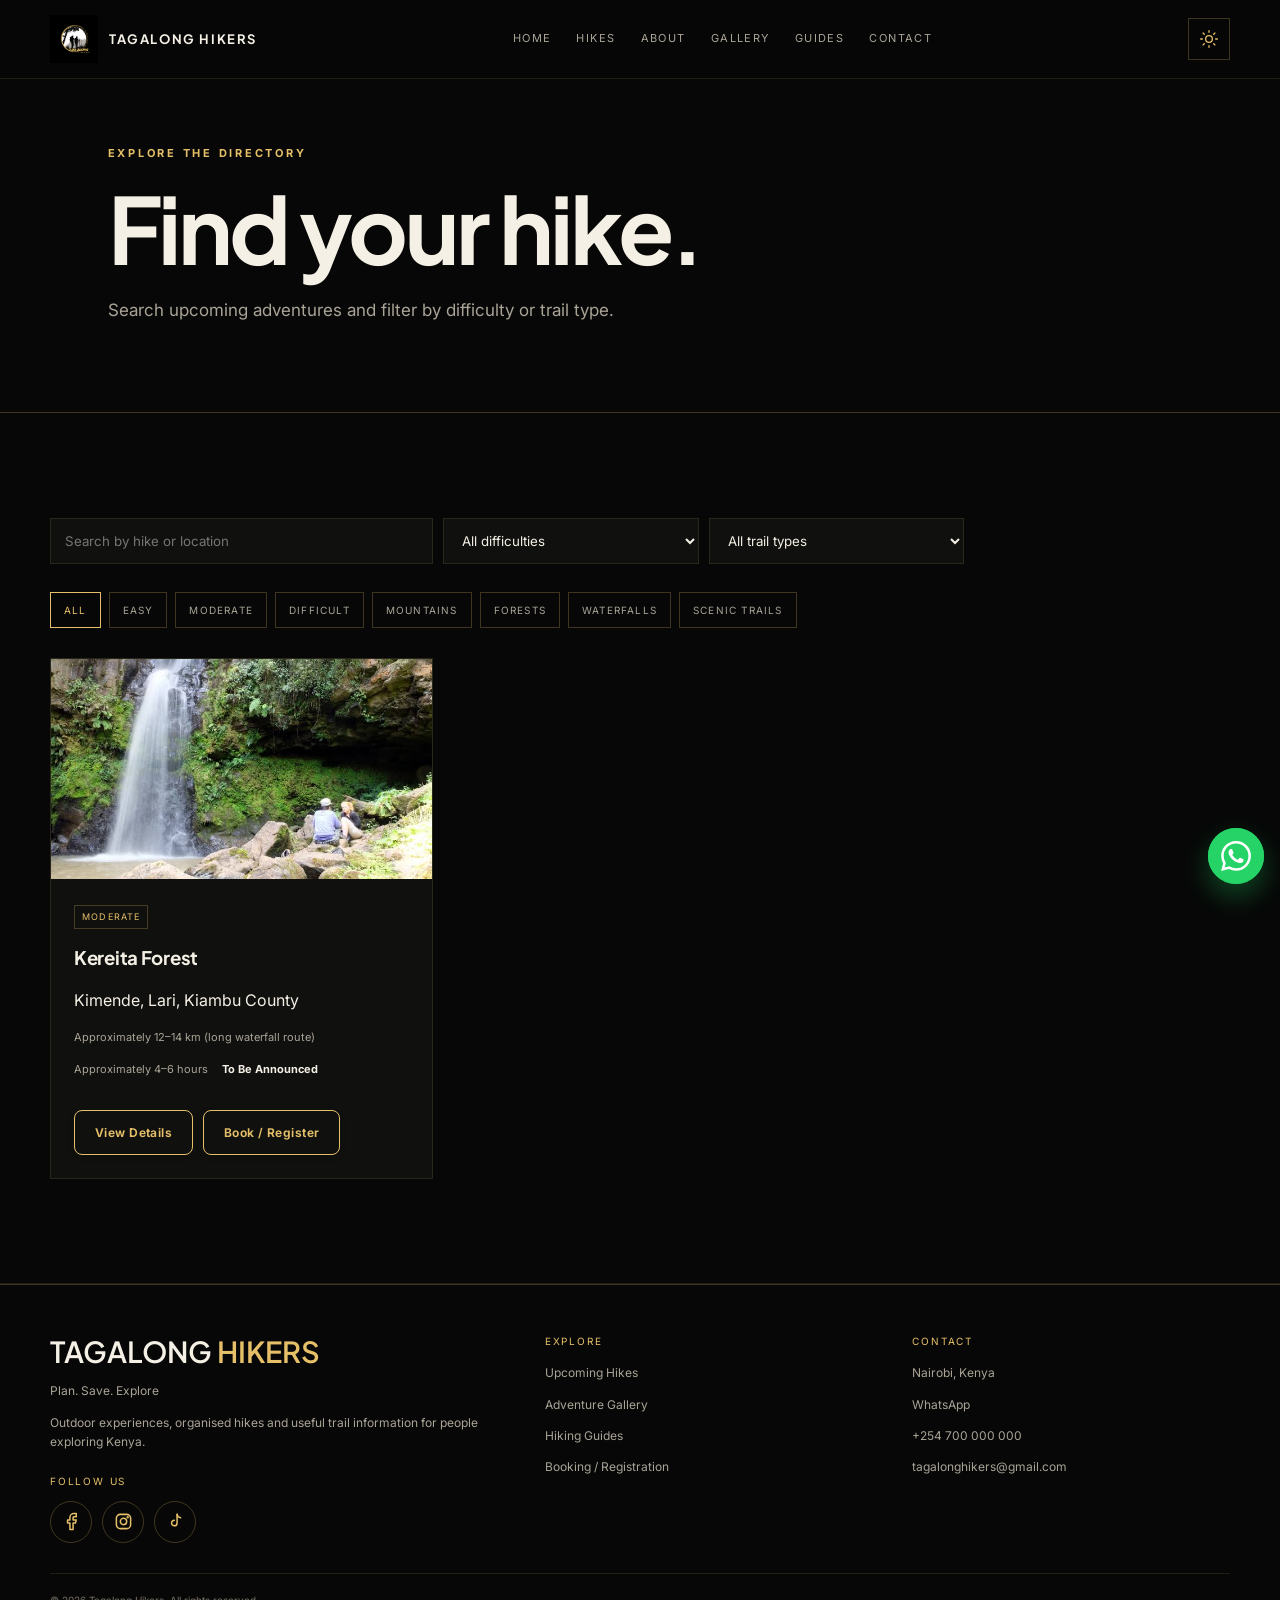
<file: hikes.html>
<!doctype html>
<html lang="en">
  <head>
    <meta charset="utf-8" />
    <meta name="viewport" content="width=device-width,initial-scale=1" />
    <meta
      name="description"
      content="Tagalong Hikers — plan, hike and explore Kenya. Discover upcoming hikes, trail guides, registration and outdoor adventures."
    />
    <meta name="theme-color" content="#070707" />
    <title>Hikes | Tagalong Hikers</title>
    <link rel="stylesheet" href="assets/styles.css" />
    <link rel="apple-touch-icon" sizes="180x180" href="images/favicon_io/apple-touch-icon.png" />
    <link rel="icon" type="image/png" sizes="32x32" href="images/favicon_io/favicon-32x32.png" />
    <link rel="icon" type="image/png" sizes="16x16" href="images/favicon_io/favicon-16x16.png" />
    <link rel="icon" href="images/favicon_io/favicon.ico" />
    <link rel="manifest" href="images/favicon_io/site.webmanifest" />
  </head>
  <body>
    <header class="site-header">
      <div class="container nav">
        <a class="brand" href="index.html"
          ><img src="assets/logo.png" alt="Tagalong Hikers logo" /><span
            >TAGALONG HIKERS</span
          ></a
        >
        <nav class="nav-links">
          <a href="index.html">Home</a><a href="hikes.html">Hikes</a
          ><a href="about.html">About</a><a href="gallery.html">Gallery</a
          ><a href="guides.html">Guides</a><a href="contact.html">Contact</a>
        </nav>
        <div class="nav-actions">
          <button class="theme-btn" type="button">Light Mode</button
          ><button class="menu-btn" type="button">Menu</button>
        </div>
      </div>
    </header>

    <main>
      <section class="page-hero">
        <div class="container">
          <div class="eyebrow">Explore the directory</div>
          <h1>Find your hike.</h1>
          <p>
            Search upcoming adventures and filter by difficulty or trail type.
          </p>
        </div>
      </section>
      <section class="section">
        <div class="container">
          <div class="filters">
            <input
              id="hike-search"
              placeholder="Search by hike or location"
            /><select id="difficulty-filter">
              <option value="">All difficulties</option>
              <option>Easy</option>
              <option>Moderate</option>
              <option>Difficult</option></select
            ><select id="type-filter">
              <option value="">All trail types</option>
              <option value="mountains">Mountains</option>
              <option value="forests">Forests</option>
              <option value="waterfalls">Waterfalls</option>
              <option value="scenic">Scenic trails</option>
            </select>
            <div></div>
          </div>
          <div class="categories">
            <button class="category-btn active" data-type="all">All</button
            ><button class="category-btn" data-type="easy">Easy</button
            ><button class="category-btn" data-type="moderate">Moderate</button
            ><button class="category-btn" data-type="difficult">
              Difficult</button
            ><button class="category-btn" data-type="mountains">
              Mountains</button
            ><button class="category-btn" data-type="forests">Forests</button
            ><button class="category-btn" data-type="waterfalls">
              Waterfalls</button
            ><button class="category-btn" data-type="scenic">
              Scenic Trails
            </button>
          </div>
          <div class="cards" id="all-hikes"></div>
        </div>
      </section>
    </main>
    <div class="modal" id="hike-modal">
      <div class="modal-box">
        <button class="close" id="close-modal">Close</button>
        <div id="modal-content"></div>
      </div>
    </div>

    <footer>
      <div class="container">
        <div class="footer-grid">
          <div>
            <div class="footer-brand">TAGALONG <em>HIKERS</em></div>
            <p>Plan. Save. Explore</p>
            <p>
              Outdoor experiences, organised hikes and useful trail information
              for people exploring Kenya.
            </p>
          </div>
          <div>
            <div class="footer-title">Explore</div>
            <p><a href="hikes.html">Upcoming Hikes</a></p>
            <p><a href="gallery.html">Adventure Gallery</a></p>
            <p><a href="guides.html">Hiking Guides</a></p>
            <p><a href="booking.html">Booking / Registration</a></p>
          </div>
          <div>
            <div class="footer-title">Contact</div>
            <p>Nairobi, Kenya</p>
            <p><a href="https://wa.me/254700000000">WhatsApp</a></p>
            <p><a href="tel:+254700000000">+254 700 000 000</a></p>
            <p>
              <a href="mailto:tagalonghikers@gmail.com"
                >tagalonghikers@gmail.com</a
              >
            </p>
          </div>
        </div>
        <div class="copyright">
          © <span id="year"></span> Tagalong Hikers. All rights reserved.
        </div>
      </div>
    </footer>
    <script src="assets/script.js"></script>
  </body>
</html>
</file>
<file: assets/styles.css>
@import url("https://fonts.googleapis.com/css2?family=Inter:wght@400;500;600;700&family=Plus+Jakarta+Sans:wght@500;600;700;800&display=swap");

:root {
  --black: #070707;
  --black-2: #10100f;
  --black-3: #171715;
  --gold: #e6c068;
  --gold-light: #f1d995;
  --cream: #f5f0e5;
  --muted: #aaa497;
  --line: rgba(230, 192, 104, 0.25);
  --line-soft: rgba(230, 192, 104, 0.12);
  --max: 1180px;
}
html[data-theme="light"] {
  --black: #f4f0e7;
  --black-2: #fffdf8;
  --black-3: #ebe5d8;
  --gold: #9c741b;
  --gold-light: #7c5b12;
  --cream: #171613;
  --muted: #655f54;
  --line: rgba(85, 61, 12, 0.28);
  --line-soft: rgba(85, 61, 12, 0.14);
}
* {
  box-sizing: border-box;
}
html {
  scroll-behavior: smooth;
}
body {
  margin: 0;
  background: var(--black);
  color: var(--cream);
  font-family: var(--body);
  line-height: 1.6;
}
body,
button,
input,
select,
textarea {
  transition:
    background-color 0.25s,
    color 0.25s,
    border-color 0.25s;
}
a {
  color: inherit;
  text-decoration: none;
}
img {
  max-width: 100%;
  display: block;
}
button {
  font: inherit;
}
.container {
  width: min(var(--max), calc(100% - 40px));
  margin: auto;
}
.site-header {
  position: fixed;
  inset: 0 0 auto;
  z-index: 100;
  background: color-mix(in srgb, var(--black) 92%, transparent);
  border-bottom: 1px solid var(--line-soft);
  backdrop-filter: blur(12px);
}
.nav {
  height: 78px;
  display: flex;
  align-items: center;
  justify-content: space-between;
}
.brand {
  display: flex;
  align-items: center;
  gap: 11px;
  font-family: var(--display);
  font-weight: 700;
  letter-spacing: 0.12em;
}
.brand img {
  width: 48px;
  height: 48px;
  object-fit: contain;
}
.brand span {
  font-size: 13px;
}
.nav-links {
  display: flex;
  align-items: center;
  gap: 25px;
  font-size: 11px;
  text-transform: uppercase;
  letter-spacing: 0.13em;
}
.nav-links a {
  color: var(--muted);
}
.nav-links a:hover,
.nav-links a.active {
  color: var(--gold);
}
.nav-actions {
  display: flex;
  gap: 8px;
  align-items: center;
}
.menu-btn,
.theme-btn {
  border: 1px solid var(--line);
  background: transparent;
  color: var(--gold);
  padding: 9px 12px;
  cursor: pointer;
}
.menu-btn {
  display: none;
}
.section {
  padding: 105px 0;
  border-bottom: 1px solid var(--line-soft);
}
.hero {
  min-height: 780px;
  padding: 0;
  display: flex;
  align-items: center;
  position: relative;
  overflow: hidden;
  border-bottom: 1px solid var(--line);
}
.hero-full {
  isolation: isolate;
  background: #121613;
}
.hero-scene {
  position: absolute;
  inset: 0;
  z-index: 0;
  overflow: hidden;
  background: linear-gradient(135deg, #24251f 0%, #4b493d 48%, #161713 100%);
}
.hero-background-image {
  position: absolute;
  inset: 0;
  width: 100%;
  height: 100%;
  object-fit: cover;
  object-position: center;
  display: block;
}
.hero-image-placeholder {
  position: absolute;
  inset: 0;
  display: flex;
  align-items: center;
  justify-content: center;
  flex-direction: column;
  gap: 6px;
  color: rgba(245, 240, 229, 0.55);
  font-size: 10px;
  letter-spacing: 0.2em;
  text-transform: uppercase;
  text-align: center;
}
.hero-image-placeholder small {
  font-size: 9px;
  letter-spacing: 0.08em;
  color: rgba(245, 240, 229, 0.38);
  text-transform: none;
}
.hero-background-image:not([style*="display: none"]) + .hero-image-placeholder {
  display: none;
}
.scene-vignette {
  position: absolute;
  inset: 0;
  background:
    linear-gradient(
      90deg,
      rgba(7, 7, 7, 0.88) 0%,
      rgba(7, 7, 7, 0.54) 38%,
      rgba(7, 7, 7, 0.12) 75%
    ),
    linear-gradient(
      0deg,
      rgba(7, 7, 7, 0.64),
      transparent 38%,
      rgba(7, 7, 7, 0.16)
    );
  pointer-events: none;
}
.hero-content {
  position: relative;
  z-index: 2;
  width: 100%;
  padding-top: 92px;
  padding-bottom: 110px;
}
.hero-copy-block {
  max-width: 670px;
}
.eyebrow {
  font-size: 11px;
  color: var(--gold);
  font-weight: 700;
  text-transform: uppercase;
  letter-spacing: 0.25em;
}
h1,
h2,
h3 {
  font-family: var(--display);
  font-weight: 500;
  line-height: 1.06;
}
h1 {
  font-size: clamp(54px, 7.2vw, 96px);
  margin: 17px 0 22px;
  letter-spacing: -0.035em;
}
h1 em {
  color: var(--gold);
  font-style: normal;
}
.hero-copy {
  max-width: 570px;
  color: #ddd8cc;
  font-size: 18px;
  line-height: 1.7;
}
.actions {
  display: flex;
  gap: 10px;
  flex-wrap: wrap;
  margin-top: 31px;
}
.btn {
  display: inline-flex;
  align-items: center;
  justify-content: center;
  border: 1px solid var(--gold);
  background: transparent;
  color: var(--gold);
  padding: 12px 19px;
  min-height: 44px;
  text-transform: uppercase;
  letter-spacing: 0.12em;
  font-size: 10px;
  font-weight: 700;
  cursor: pointer;
}
.btn:hover {
  background: var(--gold);
  color: var(--black);
}
.btn.fill {
  background: var(--gold);
  color: var(--black);
}
.btn.fill:hover {
  background: var(--gold-light);
}
.scene-caption {
  position: absolute;
  right: 32px;
  bottom: 32px;
  z-index: 3;
  border-left: 2px solid var(--gold);
  padding: 8px 16px;
  background: rgba(7, 7, 7, 0.35);
  backdrop-filter: blur(5px);
}
.scene-caption span {
  display: block;
  color: var(--gold);
  font-size: 8px;
  letter-spacing: 0.2em;
  font-weight: 700;
}
.scene-caption strong {
  font: 600 23px var(--display);
  color: #fff;
}
.hero-scroll {
  position: absolute;
  z-index: 3;
  right: 34px;
  bottom: 34px;
  writing-mode: vertical-rl;
  color: #d0c8b7;
  font-size: 8px;
  letter-spacing: 0.24em;
}
@media (max-width: 900px) {
  .hero {
    min-height: 720px;
  }
  .hero-content {
    padding-top: 130px;
  }
  .scene-vignette {
    background:
      linear-gradient(90deg, rgba(7, 7, 7, 0.9), rgba(7, 7, 7, 0.38)),
      linear-gradient(0deg, rgba(7, 7, 7, 0.72), transparent 48%);
  }
  .scene-caption {
    right: 20px;
    bottom: 24px;
  }
  .hero-scroll {
    display: none;
  }
}
@media (max-width: 620px) {
  .hero {
    min-height: 760px;
  }
  .hero-content {
    padding-top: 145px;
  }
  .hero-copy {
    font-size: 16px;
  }
  .scene-caption {
    display: none;
  }
  h1 {
    font-size: 54px;
  }
}

.hero-label {
  position: absolute;
  z-index: 3;
  left: 25px;
  right: 25px;
  bottom: 25px;
}
.hero-label strong {
  font: 600 29px var(--display);
  display: block;
}
.hero-label span {
  font-size: 10px;
  color: var(--gold);
  text-transform: uppercase;
  letter-spacing: 0.16em;
}
.orbit {
  position: absolute;
  width: 470px;
  height: 470px;
  border: 1px solid var(--line);
  border-radius: 50%;
  transform: rotate(-18deg);
}
.orbit:before {
  content: "TAGALONG HIKERS • PLAN • HIKE • EXPLORE •";
  position: absolute;
  top: -9px;
  left: 50%;
  transform: translateX(-50%);
  white-space: nowrap;
  background: var(--black);
  padding: 0 8px;
  color: var(--gold);
  font-size: 9px;
  letter-spacing: 0.18em;
}
.hero-ring {
  position: absolute;
  width: 410px;
  height: 410px;
  border: 1px solid var(--line-soft);
  border-radius: 50%;
}

.section-head {
  display: flex;
  align-items: end;
  justify-content: space-between;
  gap: 30px;
  margin-bottom: 42px;
}
.section-head p {
  max-width: 500px;
  color: var(--muted);
  margin: 0;
}
.cards {
  display: grid;
  grid-template-columns: repeat(3, 1fr);
  gap: 16px;
}
.card {
  background: var(--black-2);
  border: 1px solid var(--line-soft);
  padding: 24px;
}
.card:hover {
  border-color: var(--line);
  transform: translateY(-3px);
  transition: 0.2s;
}
.hike-card {
  padding: 0;
  overflow: hidden;
}
.hike-img {
  height: 220px;
  position: relative;
  overflow: hidden;
  background: #222;
}
.hike-img img {
  width: 100%;
  height: 100%;
  object-fit: cover;
  transition: transform 0.5s;
}
.hike-card:hover .hike-img img {
  transform: scale(1.04);
}
.hike-body {
  padding: 23px;
}
.hike-meta {
  display: flex;
  gap: 14px;
  flex-wrap: wrap;
  color: var(--muted);
  font-size: 11px;
  margin: 16px 0 20px;
}
.badge {
  display: inline-block;
  border: 1px solid var(--line);
  padding: 4px 7px;
  color: var(--gold);
  font-size: 9px;
  letter-spacing: 0.13em;
  text-transform: uppercase;
}
.price {
  color: var(--cream);
  font-weight: 700;
}
.filters {
  display: grid;
  grid-template-columns: 1.5fr repeat(3, 1fr);
  gap: 10px;
  margin-bottom: 28px;
}
input,
select,
textarea {
  width: 100%;
  background: var(--black-2);
  border: 1px solid var(--line-soft);
  color: var(--cream);
  padding: 13px 14px;
  outline: none;
}
input:focus,
select:focus,
textarea:focus {
  border-color: var(--gold);
}
label {
  font-size: 10px;
  color: var(--gold);
  text-transform: uppercase;
  letter-spacing: 0.13em;
}
.field {
  display: flex;
  flex-direction: column;
  gap: 7px;
}
.categories {
  display: flex;
  gap: 8px;
  flex-wrap: wrap;
  margin-bottom: 30px;
}
.category-btn {
  border: 1px solid var(--line);
  background: transparent;
  color: var(--muted);
  padding: 9px 13px;
  cursor: pointer;
  font-size: 10px;
  text-transform: uppercase;
  letter-spacing: 0.12em;
}
.category-btn.active,
.category-btn:hover {
  color: var(--gold);
  border-color: var(--gold);
}
.empty {
  padding: 50px;
  border: 1px solid var(--line-soft);
  text-align: center;
  color: var(--muted);
  grid-column: 1/-1;
}
.stats {
  display: grid;
  grid-template-columns: repeat(4, 1fr);
  border: 1px solid var(--line);
}
.stat {
  padding: 28px;
  border-right: 1px solid var(--line);
}
.stat:last-child {
  border-right: 0;
}
.stat strong {
  font: 600 42px var(--display);
  color: var(--gold);
  display: block;
}
.stat span {
  font-size: 10px;
  color: var(--muted);
  letter-spacing: 0.13em;
  text-transform: uppercase;
}
.split {
  display: grid;
  grid-template-columns: 1fr 1fr;
  gap: 75px;
  align-items: center;
}
.feature-list {
  border-top: 1px solid var(--line);
}
.feature {
  display: grid;
  grid-template-columns: 58px 1fr;
  gap: 14px;
  padding: 20px 0;
  border-bottom: 1px solid var(--line-soft);
}
.feature b {
  color: var(--gold);
  font: 600 20px var(--display);
}
.feature p {
  margin: 0;
  color: var(--muted);
  font-size: 13px;
}
.feature h3 {
  font-size: 22px;
  margin-bottom: 4px;
}
.map-wrap {
  height: 460px;
  border: 1px solid var(--line);
  overflow: hidden;
  background: var(--black-3);
  position: relative;
}
#map {
  height: 100%;
  width: 100%;
}
.map-note {
  position: absolute;
  z-index: 500;
  left: 15px;
  bottom: 15px;
  background: var(--black-2);
  border: 1px solid var(--line);
  padding: 10px 12px;
  font-size: 10px;
  color: var(--muted);
}
.leaflet-control-attribution {
  font-size: 8px;
}
.detail-grid {
  display: grid;
  grid-template-columns: 1.1fr 0.9fr;
  gap: 45px;
}
.detail-photo {
  height: 480px;
  overflow: hidden;
  border: 1px solid var(--line);
}
.detail-photo img {
  width: 100%;
  height: 100%;
  object-fit: cover;
}
.detail-side {
  border: 1px solid var(--line);
  background: var(--black-2);
  padding: 28px;
  height: max-content;
}
.detail-facts {
  display: grid;
  grid-template-columns: 1fr 1fr;
  border-top: 1px solid var(--line);
  margin-top: 24px;
}
.fact {
  padding: 15px 0;
  border-bottom: 1px solid var(--line-soft);
}
.fact:nth-child(odd) {
  padding-right: 15px;
  border-right: 1px solid var(--line-soft);
}
.fact:nth-child(even) {
  padding-left: 15px;
}
.fact small {
  display: block;
  color: var(--muted);
  font-size: 9px;
  text-transform: uppercase;
  letter-spacing: 0.13em;
}
.fact strong {
  font-size: 14px;
}
.detail-sections {
  display: grid;
  grid-template-columns: 1fr 1fr;
  gap: 16px;
  margin-top: 18px;
}
.list-card ul {
  padding-left: 18px;
  color: var(--muted);
  margin-bottom: 0;
}
.list-card li {
  margin: 7px 0;
}
.elevation {
  border: 1px solid var(--line);
  background: var(--black-2);
  padding: 25px;
  margin-top: 16px;
}
.elevation svg {
  width: 100%;
  height: 180px;
}
.elevation polyline {
  fill: none;
  stroke: var(--gold);
  stroke-width: 3;
}
.elevation .axis {
  stroke: var(--line);
  stroke-width: 1;
}
.gallery {
  display: grid;
  grid-template-columns: 1.2fr 0.8fr 0.8fr;
  grid-auto-rows: 220px;
  gap: 12px;
}
.gallery-item {
  position: relative;
  overflow: hidden;
  border: 1px solid var(--line-soft);
}
.gallery-item:first-child {
  grid-row: span 2;
}
.gallery-item img {
  width: 100%;
  height: 100%;
  object-fit: cover;
  transition: 0.4s;
}
.gallery-item:hover img {
  transform: scale(1.04);
}
.gallery-caption {
  position: absolute;
  z-index: 2;
  left: 16px;
  bottom: 13px;
  font: 600 20px var(--display);
  text-shadow: 0 2px 12px #000;
}
.guides {
  display: grid;
  grid-template-columns: repeat(2, 1fr);
  gap: 16px;
}
.guide-card {
  display: grid;
  grid-template-columns: 75px 1fr;
  gap: 20px;
}
.guide-number {
  font: 600 60px var(--display);
  color: rgba(230, 192, 104, 0.28);
}
.testimonials {
  display: grid;
  grid-template-columns: repeat(3, 1fr);
  gap: 16px;
}
.quote {
  font: 600 20px var(--display);
  line-height: 1.35;
}
.reviewer {
  color: var(--gold);
  font-size: 10px;
  text-transform: uppercase;
  letter-spacing: 0.14em;
  margin-top: 20px;
}
.weather {
  display: grid;
  grid-template-columns: repeat(4, 1fr);
  gap: 12px;
}
.weather-card {
  border: 1px solid var(--line-soft);
  background: var(--black-2);
  padding: 20px;
}
.weather-day {
  font-size: 10px;
  text-transform: uppercase;
  color: var(--gold);
  letter-spacing: 0.14em;
}
.weather-temp {
  font: 600 35px var(--display);
  margin: 12px 0 3px;
}
.weather-desc {
  font-size: 12px;
  color: var(--muted);
}
.form-layout {
  display: grid;
  grid-template-columns: 1.1fr 0.9fr;
  gap: 30px;
}
.form-grid {
  display: grid;
  grid-template-columns: 1fr 1fr;
  gap: 15px;
}
.full {
  grid-column: 1/-1;
}
.confirmation {
  display: none;
  border: 1px solid var(--gold);
  padding: 22px;
  margin-top: 15px;
}
.confirmation.show {
  display: block;
}
.confirmation strong {
  color: var(--gold);
  font-family: var(--display);
  font-size: 22px;
}
.cta {
  padding: 90px 0;
  text-align: center;
  background: var(--black-2);
  border-bottom: 1px solid var(--line-soft);
}
.cta h2 {
  max-width: 780px;
  margin: 12px auto 15px;
}
.cta p {
  max-width: 600px;
  margin: auto;
  color: var(--muted);
}
footer {
  padding: 48px 0 22px;
  border-top: 1px solid var(--line);
}
.footer-grid {
  display: grid;
  grid-template-columns: 1.4fr 1fr 1fr;
  gap: 50px;
}
.footer-brand {
  font: 600 29px var(--display);
}
.footer-brand em {
  color: var(--gold);
  font-style: normal;
}
.footer-title {
  color: var(--gold);
  font-size: 10px;
  text-transform: uppercase;
  letter-spacing: 0.18em;
  margin-bottom: 14px;
}
footer p,
footer a {
  color: var(--muted);
  font-size: 12px;
}
footer a:hover {
  color: var(--gold);
}
.copyright {
  margin-top: 30px;
  padding-top: 18px;
  border-top: 1px solid var(--line-soft);
  color: #777166;
  font-size: 10px;
}
.page-hero {
  padding: 145px 0 70px;
  border-bottom: 1px solid var(--line);
}
.page-hero p {
  color: var(--muted);
  max-width: 650px;
  font-size: 17px;
}
.modal {
  display: none;
  position: fixed;
  inset: 0;
  background: rgba(0, 0, 0, 0.78);
  z-index: 300;
  padding: 30px;
  overflow: auto;
}
.modal.show {
  display: flex;
  align-items: center;
  justify-content: center;
}
.modal-box {
  width: min(900px, 100%);
  background: var(--black-2);
  border: 1px solid var(--gold);
  padding: 30px;
  position: relative;
}
.close {
  position: absolute;
  right: 15px;
  top: 15px;
  border: 1px solid var(--line);
  background: transparent;
  color: var(--gold);
  padding: 7px 10px;
  cursor: pointer;
}
.notice {
  border-left: 2px solid var(--gold);
  padding-left: 15px;
  color: var(--muted);
  font-size: 13px;
}
@media (max-width: 900px) {
  .nav-links {
    display: none;
    position: absolute;
    top: 78px;
    left: 0;
    right: 0;
    padding: 20px;
    background: var(--black);
    border-bottom: 1px solid var(--line);
    flex-direction: column;
    align-items: flex-start;
  }
  .nav-links.open {
    display: flex;
  }
  .menu-btn {
    display: block;
  }
  .hero-grid,
  .split,
  .detail-grid,
  .form-layout {
    grid-template-columns: 1fr;
  }
  .hero-visual {
    order: -1;
    height: 400px;
  }
  .hero-photo {
    height: 390px;
    width: 320px;
  }
  .orbit {
    width: 390px;
    height: 390px;
  }
  .hero-ring {
    width: 350px;
    height: 350px;
  }
  .cards,
  .testimonials {
    grid-template-columns: 1fr;
  }
  .stats {
    grid-template-columns: 1fr 1fr;
  }
  .stat:nth-child(2) {
    border-right: 0;
  }
  .stat {
    border-bottom: 1px solid var(--line);
  }
  .filters {
    grid-template-columns: 1fr 1fr;
  }
  .weather {
    grid-template-columns: 1fr 1fr;
  }
  .detail-photo {
    height: 360px;
  }
  .footer-grid {
    grid-template-columns: 1fr 1fr;
  }
}
@media (max-width: 560px) {
  .container {
    width: calc(100% - 28px);
  }
  .nav {
    height: 68px;
  }
  .nav-links {
    top: 68px;
  }
  .brand span {
    font-size: 10px;
  }
  .brand img {
    width: 42px;
    height: 42px;
  }
  h1 {
    font-size: 50px;
  }
  .hero {
    padding-top: 110px;
  }
  .hero-visual {
    height: 330px;
  }
  .hero-photo {
    width: 255px;
    height: 315px;
  }
  .orbit {
    width: 310px;
    height: 310px;
  }
  .hero-ring {
    width: 280px;
    height: 280px;
  }
  .filters,
  .form-grid,
  .detail-sections,
  .guides {
    grid-template-columns: 1fr;
  }
  .full {
    grid-column: auto;
  }
  .stats,
  .weather {
    grid-template-columns: 1fr;
  }
  .stat {
    border-right: 0;
  }
  .stat:last-child {
    border-bottom: 0;
  }
  .gallery {
    grid-template-columns: 1fr;
    grid-auto-rows: 230px;
  }
  .gallery-item:first-child {
    grid-row: auto;
  }
  .footer-grid {
    grid-template-columns: 1fr;
  }
}

/* ===================================================================
   MOTION LAYER
   Hidden start states are scoped to .js-motion, which script.js only adds
   when the visitor has not asked for reduced motion.
   =================================================================== */
:focus-visible {
  outline: 2px solid var(--gold);
  outline-offset: 3px;
}

/* scroll progress + header */
.scroll-progress {
  position: fixed;
  top: 0;
  left: 0;
  width: 100%;
  height: 3px;
  z-index: 200;
  pointer-events: none;
  transform-origin: 0 50%;
  transform: scaleX(0);
  background: linear-gradient(90deg, var(--gold), var(--gold-light));
}
.site-header {
  transition:
    box-shadow 0.3s,
    border-color 0.3s;
}
.site-header.scrolled {
  border-bottom-color: var(--line);
  box-shadow: 0 12px 40px rgba(0, 0, 0, 0.28);
}
body.page-leave {
  opacity: 0;
  transition: opacity 0.26s ease;
}

/* 3D hero canvas */
.js-motion #hiker-canvas {
  opacity: 0;
  transition: opacity 1.8s ease;
}
.js-motion #hiker-canvas.ready {
  opacity: 1;
}
.hero-scene,
.hero-content {
  will-change: transform;
}
.hero-content {
  perspective: 1200px;
}
.hero-copy-block {
  transform-style: preserve-3d;
  transform: rotateX(var(--hrx, 0deg)) rotateY(var(--hry, 0deg));
  transition: transform 0.6s cubic-bezier(0.2, 0.8, 0.2, 1);
}

/* headline: each word rotates up out of a mask */
.word {
  display: inline-block;
  max-width: 100%;
  overflow: hidden;
  vertical-align: top;
  padding: 0 0.05em 0.14em;
  margin: 0 -0.05em -0.14em;
  perspective: 700px;
}
.word-inner {
  display: inline-block;
  transform-origin: 50% 100%;
  transform: translateY(105%) rotateX(-75deg);
  opacity: 0;
  animation: wordIn 1s cubic-bezier(0.2, 0.8, 0.2, 1) forwards;
  animation-delay: calc(var(--i) * 75ms + 200ms);
}
@keyframes wordIn {
  to {
    transform: none;
    opacity: 1;
  }
}

/* hero supporting copy */
.js-motion .hero-copy-block .eyebrow,
.js-motion .hero-copy-block .hero-copy,
.js-motion .hero-copy-block .actions {
  opacity: 0;
  animation: riseIn 1s cubic-bezier(0.2, 0.8, 0.2, 1) both;
}
.js-motion .hero-copy-block .eyebrow {
  animation-delay: 0.05s;
}
.js-motion .hero-copy-block .hero-copy {
  animation-delay: 0.95s;
}
.js-motion .hero-copy-block .actions {
  animation-delay: 1.15s;
}
@keyframes riseIn {
  from {
    opacity: 0;
    transform: translateY(26px);
  }
  to {
    opacity: 1;
    transform: none;
  }
}
.js-motion .hero-scroll {
  animation: bob 2.6s ease-in-out infinite;
}
@keyframes bob {
  50% {
    transform: translateY(-9px);
  }
}

/* scroll reveals */
.js-motion [data-reveal] {
  opacity: 0;
  transition:
    opacity 0.8s cubic-bezier(0.2, 0.7, 0.2, 1) var(--d, 0ms),
    transform 0.95s cubic-bezier(0.2, 0.7, 0.2, 1) var(--d, 0ms);
}
.js-motion [data-reveal="up"] {
  transform: translateY(36px);
}
.js-motion [data-reveal="left"] {
  transform: translateX(-34px);
}
.js-motion [data-reveal="zoom"] {
  transform: scale(0.92);
}
.js-motion [data-reveal="3d"] {
  transform: perspective(1000px) translateY(44px) rotateX(16deg) scale(0.96);
  transform-origin: 50% 100%;
}
.js-motion [data-reveal="flip"] {
  transform: perspective(800px) rotateX(-70deg);
  transform-origin: 50% 0;
}
.js-motion [data-reveal].in-view {
  opacity: 1;
  transform: none;
}

/* 3D tilt cards */
:is(.card, .gallery-item, .weather-card).tilt,
:is(.card, .gallery-item, .weather-card).tilt:hover {
  position: relative;
  transform: perspective(900px) translateY(var(--lift, 0px))
    rotateX(var(--rx, 0deg)) rotateY(var(--ry, 0deg));
  transition:
    transform 0.55s cubic-bezier(0.2, 0.8, 0.2, 1),
    border-color 0.2s,
    box-shadow 0.4s;
  will-change: transform;
}
:is(.card, .gallery-item, .weather-card).tilt.tilting,
:is(.card, .gallery-item, .weather-card).tilt.tilting:hover {
  --lift: -6px;
  transition:
    transform 0.12s ease-out,
    border-color 0.2s,
    box-shadow 0.4s;
  border-color: var(--line);
  box-shadow: 0 28px 50px -24px rgba(0, 0, 0, 0.55);
}
.tilt-glare {
  position: absolute;
  inset: 0;
  z-index: 4;
  pointer-events: none;
  opacity: 0;
  transition: opacity 0.35s;
  background: radial-gradient(
    420px circle at var(--mx, 50%) var(--my, 50%),
    color-mix(in srgb, var(--gold) 24%, transparent),
    transparent 55%
  );
}
.tilting .tilt-glare {
  opacity: 1;
}
.tilt .hike-img img {
  transition: transform 0.3s ease-out;
}
.tilt.tilting .hike-img img {
  transform: scale(1.1) translate(var(--tx, 0px), var(--ty, 0px));
}

/* buttons: magnetic pull and light sweep */
.btn {
  position: relative;
  overflow: hidden;
  transform: translate(var(--bx, 0px), var(--by, 0px));
  transition:
    background-color 0.25s,
    color 0.25s,
    transform 0.3s cubic-bezier(0.2, 0.8, 0.2, 1);
}
.btn::after {
  content: "";
  position: absolute;
  inset: 0;
  pointer-events: none;
  background: linear-gradient(
    110deg,
    transparent 30%,
    rgba(255, 255, 255, 0.34) 50%,
    transparent 70%
  );
  transform: translateX(-130%);
}
.btn:hover::after {
  transform: translateX(130%);
  transition: transform 0.75s ease;
}

/* elevation profile draws itself */
.js-motion .elevation polyline[pathLength] {
  stroke-dasharray: 1;
  stroke-dashoffset: 1;
}
.js-motion .elevation.in-view polyline[pathLength] {
  stroke-dashoffset: 0;
  transition: stroke-dashoffset 2.4s cubic-bezier(0.6, 0, 0.2, 1) 0.3s;
}

/* modal opens with a 3D pop */
.modal.show {
  animation: fadeIn 0.25s ease both;
}
.modal.show .modal-box {
  animation: modalIn 0.65s cubic-bezier(0.2, 0.8, 0.2, 1) both;
  transform-origin: 50% 0;
}
@keyframes fadeIn {
  from {
    opacity: 0;
  }
  to {
    opacity: 1;
  }
}
@keyframes modalIn {
  from {
    opacity: 0;
    transform: perspective(1200px) translateY(46px) rotateX(-14deg) scale(0.94);
  }
  to {
    opacity: 1;
    transform: none;
  }
}

/* slow push-in on the hero photo fallback */
.hero-background-image {
  animation: pushIn 24s ease-in-out infinite alternate;
}
@keyframes pushIn {
  from {
    transform: scale(1);
  }
  to {
    transform: scale(1.08);
  }
}

@media (hover: none) {
  .tilt-glare {
    display: none;
  }
}
@media (prefers-reduced-motion: reduce) {
  *,
  *::before,
  *::after {
    animation: none !important;
    transition-duration: 0.01ms !important;
    scroll-behavior: auto !important;
  }
  .word-inner {
    opacity: 1;
    transform: none;
  }
}

/* ===================================================================
   THEME SYNC + FIT FIXES
   =================================================================== */

/* Form controls and scrollbars follow the theme */
html {
  color-scheme: dark;
}
html[data-theme="light"] {
  color-scheme: light;
}

/* The hero always sits on a dark photo / 3D scene, so it keeps the dark-theme
   palette in BOTH modes. Without this, light mode turned the headline dark. */
.hero,
.hero-full {
  --black: #070707;
  --black-2: #10100f;
  --black-3: #171715;
  --gold: #e6c068;
  --gold-light: #f1d995;
  --cream: #f5f0e5;
  --muted: #aaa497;
  --line: rgba(230, 192, 104, 0.25);
  --line-soft: rgba(230, 192, 104, 0.12);
  color: var(--cream);
}

/* Gallery captions sit on photos: fixed light text over a soft shade */
.gallery-item::before {
  content: "";
  position: absolute;
  inset: auto 0 0;
  height: 55%;
  z-index: 1;
  pointer-events: none;
  background: linear-gradient(0deg, rgba(7, 7, 7, 0.75), transparent);
}
.gallery-caption {
  color: #f5f0e5;
}

/* Dark map tiles in dark mode; normal tiles in light mode */
/* (scoped in the Kenya map block below) */

/* Hero copy sits a little further in from the left edge, on every page */
.hero-copy-block {
  margin-left: clamp(0px, 4.5vw, 64px);
}
.page-hero .container {
  padding-left: clamp(0px, 4.5vw, 64px);
}

/* Nothing may cause sideways scrolling while things animate */
html,
body {
  overflow-x: clip;
}
@supports not (overflow: clip) {
  html,
  body {
    overflow-x: hidden;
  }
}
.stat strong {
  font-variant-numeric: tabular-nums;
}

/* Headlines never outgrow the screen (words are masked, so they must fit) */
@media (max-width: 620px) {
  .hero h1,
  .page-hero h1 {
    font-size: min(54px, 14.5vw);
  }
}

/* Modal: tall content scrolls from the top instead of being cut off */
.modal.show {
  align-items: normal;
  justify-content: normal;
}
.modal-box {
  margin: auto;
}
.modal .detail-photo {
  height: min(360px, 45vh);
}
@media (max-width: 560px) {
  .modal {
    padding: 12px;
  }
  .modal-box {
    padding: 20px;
  }
}

/* ===================================================================
   KENYA HIKING MAP
   =================================================================== */
:root {
  --lv-easy: #79c088;
  --lv-moderate: #e0b24e;
  --lv-difficult: #e2805a;
}
html[data-theme="light"] {
  --lv-easy: #2f7a42;
  --lv-moderate: #94670a;
  --lv-difficult: #b04722;
}
.lv-easy {
  --c: var(--lv-easy);
}
.lv-moderate {
  --c: var(--lv-moderate);
}
.lv-difficult {
  --c: var(--lv-difficult);
}

.kenya-section h2 {
  font-size: clamp(30px, 4vw, 44px);
  margin: 10px 0 0;
}
.kenya-layout {
  display: grid;
  grid-template-columns: 1fr 340px;
  gap: 16px;
  align-items: start;
}
.kenya-wrap {
  height: 640px;
  scroll-margin-top: 96px;
}
#contact-map {
  height: 100%;
  width: 100%;
}
.kenya-map {
  background: var(--black-3);
  font-family: Inter, Arial, sans-serif;
}
.map-hint {
  margin: 14px 0 0;
  color: var(--muted);
  font-size: 12px;
}
@media (max-width: 900px) {
  .kenya-layout {
    grid-template-columns: 1fr;
  }
  .kenya-wrap {
    height: 480px;
  }
  .kenya-section .section-head {
    flex-direction: column;
    align-items: flex-start;
    gap: 12px;
  }
}

/* Dark-mode tile filter only applies to the older OSM maps; this map swaps real tiles */
html:not([data-theme="light"])
  .leaflet-container:not(.kenya-map)
  .leaflet-tile-pane {
  filter: invert(1) hue-rotate(180deg) brightness(0.92) contrast(0.9)
    saturate(0.7);
}

/* pins */
.pin-wrap {
  background: none;
  border: 0;
}
.pin {
  --c: var(--gold);
  position: relative;
  display: block;
  width: 38px;
  height: 46px;
  filter: drop-shadow(0 5px 6px rgba(0, 0, 0, 0.45));
  animation: pinDrop 0.7s cubic-bezier(0.3, 1.6, 0.5, 1) both;
  animation-delay: calc(var(--i) * 70ms + 200ms);
  animation-play-state: paused;
}
.kenya-wrap.live .pin {
  animation-play-state: running;
}
.pin svg {
  display: block;
  width: 38px;
  height: 46px;
  overflow: visible;
  transform-origin: 50% 100%;
  transition: transform 0.25s cubic-bezier(0.2, 0.8, 0.2, 1);
}
.pin-body {
  fill: var(--c);
  stroke: rgba(0, 0, 0, 0.4);
  stroke-width: 1.5;
}
.pin-peak {
  fill: #fff;
}
.pin.lv-moderate .pin-peak {
  fill: #1a1408;
}
.pin-ours .pin-body {
  stroke: #f1d995;
  stroke-width: 2.5;
}
.leaflet-marker-icon:hover .pin svg,
.pin.active svg {
  transform: scale(1.2) translateY(-2px);
}
.pin.active .pin-body {
  stroke: #fff;
  stroke-width: 2.5;
}
.pin-pulse {
  position: absolute;
  left: 19px;
  top: 18px;
  width: 28px;
  height: 28px;
  margin: -14px 0 0 -14px;
  border: 2px solid #f1d995;
  border-radius: 50%;
  animation: pinPulse 2.4s ease-out infinite;
}
@keyframes pinDrop {
  from {
    opacity: 0;
    transform: translateY(-30px) scale(0.6);
  }
  to {
    opacity: 1;
    transform: none;
  }
}
@keyframes pinPulse {
  from {
    transform: scale(0.6);
    opacity: 0.9;
  }
  to {
    transform: scale(2.3);
    opacity: 0;
  }
}
.city-label {
  background: transparent;
  border: 0;
  box-shadow: none;
  color: var(--gold);
  font:
    700 9px Inter,
    Arial,
    sans-serif;
  letter-spacing: 0.16em;
  text-transform: uppercase;
  text-shadow:
    0 0 5px var(--black),
    0 0 5px var(--black);
}
.city-label:before {
  display: none;
}

/* map controls */
.kenya-map .map-panel {
  background: color-mix(in srgb, var(--black-2) 92%, transparent);
  border: 1px solid var(--line);
  backdrop-filter: blur(6px);
  color: var(--muted);
  font-size: 11px;
}
.map-toggle {
  display: flex;
  padding: 3px;
  gap: 3px;
}
.map-toggle button {
  border: 0;
  background: transparent;
  color: var(--muted);
  padding: 7px 12px;
  font:
    700 10px Inter,
    Arial,
    sans-serif;
  letter-spacing: 0.12em;
  text-transform: uppercase;
  cursor: pointer;
  transition:
    background-color 0.2s,
    color 0.2s;
}
.map-toggle button:hover {
  color: var(--gold);
}
.map-toggle button.active {
  background: var(--gold);
  color: var(--black);
}
.map-legend {
  display: flex;
  flex-wrap: wrap;
  gap: 6px 14px;
  padding: 9px 12px;
  margin-bottom: 26px !important;
  max-width: 300px;
}
.map-legend span {
  display: inline-flex;
  align-items: center;
  gap: 6px;
}
.dot {
  width: 10px;
  height: 10px;
  border-radius: 50%;
  background: var(--c);
  display: inline-block;
}
.dot.ring {
  background: transparent;
  border: 2px solid var(--gold);
}
.kenya-map .leaflet-bar {
  border: 1px solid var(--line);
  box-shadow: none;
  border-radius: 0;
}
.kenya-map .leaflet-bar a {
  background: var(--black-2);
  color: var(--gold);
  border-bottom: 1px solid var(--line-soft);
  border-radius: 0;
}
.kenya-map .leaflet-bar a:hover {
  background: var(--gold);
  color: var(--black);
}
.kenya-map .leaflet-control-attribution {
  background: color-mix(in srgb, var(--black) 82%, transparent);
  color: var(--muted);
}
.kenya-map .leaflet-control-attribution a {
  color: var(--gold);
}

/* popups */
.kenya-popup .leaflet-popup-content-wrapper {
  background: var(--black-2);
  color: var(--cream);
  border: 1px solid var(--line);
  border-radius: 0;
  box-shadow: 0 22px 50px rgba(0, 0, 0, 0.5);
  animation: popIn 0.35s cubic-bezier(0.2, 0.8, 0.2, 1) both;
  transform-origin: 50% 100%;
}
.kenya-popup .leaflet-popup-tip {
  background: var(--black-2);
  border: 1px solid var(--line);
}
.kenya-popup .leaflet-popup-content {
  margin: 18px 20px;
}
.kenya-popup a.leaflet-popup-close-button {
  color: var(--gold);
  top: 8px;
  right: 8px;
}
.kp-tags {
  display: flex;
  gap: 6px;
  flex-wrap: wrap;
}
.kp .badge {
  color: var(--c, var(--gold));
  border-color: currentColor;
}
.kp .badge.badge-ours {
  color: var(--gold);
}
.kp h3 {
  font-size: 24px;
  margin: 12px 0 4px;
}
.kp p {
  margin: 0 0 10px;
  font-size: 13px;
  line-height: 1.55;
  color: var(--muted);
}
.kp .kp-region {
  color: var(--gold);
  font-size: 10px;
  letter-spacing: 0.1em;
  text-transform: uppercase;
}
.kp-facts {
  display: grid;
  grid-template-columns: 1fr 1fr;
  margin: 14px 0;
  border-top: 1px solid var(--line-soft);
}
.kp-facts div {
  padding: 9px 0;
  border-bottom: 1px solid var(--line-soft);
}
.kp-facts div:nth-child(odd) {
  padding-right: 10px;
}
.kp-facts dt {
  font-size: 9px;
  text-transform: uppercase;
  letter-spacing: 0.12em;
  color: var(--muted);
}
.kp-facts dd {
  margin: 2px 0 0;
  font-size: 13px;
  font-weight: 600;
}
.kp-actions {
  display: flex;
  gap: 8px;
  flex-wrap: wrap;
}
.kp .btn {
  padding: 10px 13px;
  min-height: 40px;
  font-size: 9px;
}
.kenya-popup .kp .btn {
  color: var(--gold);
}
.kenya-popup .kp .btn.fill {
  color: var(--black);
}
.kenya-popup .kp .btn:hover {
  color: var(--black);
}
@keyframes popIn {
  from {
    opacity: 0;
    transform: translateY(12px) scale(0.96);
  }
  to {
    opacity: 1;
    transform: none;
  }
}

/* place list */
.spot-list {
  list-style: none;
  margin: 0;
  padding: 0;
  height: 640px;
  overflow: auto;
  position: relative;
  border: 1px solid var(--line);
  background: var(--black-2);
  scrollbar-width: thin;
  scrollbar-color: var(--gold) transparent;
}
@media (max-width: 900px) {
  .spot-list {
    height: auto;
    max-height: 360px;
  }
}
.spot-list li {
  border-bottom: 1px solid var(--line-soft);
  animation: listIn 0.5s cubic-bezier(0.2, 0.8, 0.2, 1) both;
  animation-delay: calc(var(--i) * 40ms);
}
.spot-list li:last-child {
  border-bottom: 0;
}
@keyframes listIn {
  from {
    opacity: 0;
    transform: translateX(14px);
  }
  to {
    opacity: 1;
    transform: none;
  }
}
.spot {
  width: 100%;
  display: flex;
  align-items: center;
  gap: 12px;
  padding: 14px 16px;
  background: transparent;
  border: 0;
  border-left: 3px solid transparent;
  color: var(--cream);
  text-align: left;
  cursor: pointer;
  transition:
    background-color 0.2s,
    border-color 0.2s;
}
.spot:hover {
  background: var(--black-3);
}
.spot.active {
  background: var(--black-3);
  border-left-color: var(--gold);
}
.spot-dot {
  flex: none;
  width: 11px;
  height: 11px;
  border-radius: 50%;
  background: var(--c);
}
.spot-body {
  flex: 1;
  min-width: 0;
}
.spot-body strong {
  display: block;
  font: 600 17px var(--display);
}
.spot-body small {
  display: block;
  color: var(--muted);
  font-size: 11px;
  white-space: nowrap;
  overflow: hidden;
  text-overflow: ellipsis;
}
.star {
  color: var(--gold);
  font-style: normal;
}
.spot-lv {
  flex: none;
  color: var(--c);
  font-size: 9px;
  font-weight: 700;
  letter-spacing: 0.12em;
  text-transform: uppercase;
}
.categories .category-btn span {
  opacity: 0.6;
  margin-left: 4px;
}

/* Kenya map: terrain tiles are bright, so calm them down in dark mode */
html:not([data-theme="light"]) .kenya-map.is-terrain .leaflet-tile-pane {
  filter: brightness(0.74) contrast(1.05) saturate(0.85);
}
.kenya-map .leaflet-control-container .leaflet-top.leaflet-left {
  margin-top: 4px;
}
.kenya-wrap {
  min-width: 0;
  position: relative;
}
.kenya-layout > * {
  min-width: 0;
}
.spot-list:focus-visible {
  outline: 2px solid var(--gold);
  outline-offset: 2px;
}
@media (max-width: 560px) {
  .kenya-wrap {
    height: 420px;
  }
  .map-legend {
    max-width: 210px;
    padding: 7px 9px;
    gap: 4px 10px;
  }
  .map-toggle button {
    padding: 6px 9px;
  }
}

/* ===================================================================
   HEADER CONTROLS  (theme toggle + menu)
   Two matching 42px icon buttons, aligned to the nav on every screen size.
   =================================================================== */
.nav-actions {
  gap: 10px;
  flex: none;
}
.theme-btn,
.menu-btn {
  position: relative;
  width: 42px;
  height: 42px;
  padding: 0;
  display: inline-grid;
  place-items: center;
  flex: none;
  border: 1px solid var(--line);
  background: transparent;
  color: var(--gold);
  cursor: pointer;
  line-height: 0;
  transition:
    background-color 0.25s,
    color 0.25s,
    border-color 0.25s,
    transform 0.15s;
}
.menu-btn {
  display: none;
}
.theme-btn:active,
.menu-btn:active {
  transform: scale(0.94);
}
@media (hover: hover) {
  .theme-btn:hover,
  .menu-btn:hover {
    background: var(--gold);
    border-color: var(--gold);
    color: var(--black);
  }
}

/* sun shows in dark mode (tap to go light); moon shows in light mode */
.theme-btn .ico {
  position: absolute;
  inset: 0;
  display: grid;
  place-items: center;
  transition:
    transform 0.5s cubic-bezier(0.2, 0.8, 0.2, 1),
    opacity 0.3s;
}
.theme-btn .ico svg {
  width: 20px;
  height: 20px;
}
.theme-btn .ico-moon {
  opacity: 0;
  transform: rotate(-90deg) scale(0.5);
}
html[data-theme="light"] .theme-btn .ico-sun {
  opacity: 0;
  transform: rotate(90deg) scale(0.5);
}
html[data-theme="light"] .theme-btn .ico-moon {
  opacity: 1;
  transform: none;
}

/* hamburger that turns into a close (X) */
.bars {
  position: relative;
  display: block;
  width: 18px;
  height: 12px;
}
.bars i {
  position: absolute;
  left: 0;
  width: 100%;
  height: 1.6px;
  background: currentColor;
  transition:
    top 0.3s cubic-bezier(0.2, 0.8, 0.2, 1),
    transform 0.3s cubic-bezier(0.2, 0.8, 0.2, 1),
    opacity 0.2s;
}
.bars i:nth-child(1) {
  top: 0;
}
.bars i:nth-child(2) {
  top: 5.2px;
}
.bars i:nth-child(3) {
  top: 10.4px;
}
.menu-btn[aria-expanded="true"] {
  border-color: var(--gold);
}
.menu-btn[aria-expanded="true"] .bars i:nth-child(1) {
  top: 5.2px;
  transform: rotate(45deg);
}
.menu-btn[aria-expanded="true"] .bars i:nth-child(2) {
  opacity: 0;
}
.menu-btn[aria-expanded="true"] .bars i:nth-child(3) {
  top: 5.2px;
  transform: rotate(-45deg);
}

@media (max-width: 900px) {
  .menu-btn {
    display: inline-grid;
  }
  /* tidier dropdown: full-width rows, comfortable tap targets */
  .nav-links {
    gap: 0;
    padding: 6px 20px 14px;
    box-shadow: 0 26px 40px rgba(0, 0, 0, 0.32);
  }
  .nav-links a {
    width: 100%;
    padding: 15px 0;
    font-size: 12px;
    border-bottom: 1px solid var(--line-soft);
  }
  .nav-links a:last-child {
    border-bottom: 0;
  }
  .nav-links.open {
    animation: navIn 0.3s cubic-bezier(0.2, 0.8, 0.2, 1);
  }
}
@keyframes navIn {
  from {
    opacity: 0;
    transform: translateY(-8px);
  }
}
@media (max-width: 560px) {
  .nav-actions {
    gap: 8px;
  }
  .theme-btn,
  .menu-btn {
    width: 40px;
    height: 40px;
  }
  .brand {
    min-width: 0;
    gap: 9px;
  }
  .brand span {
    white-space: nowrap;
  }
}
@media (max-width: 360px) {
  .brand span {
    letter-spacing: 0.06em;
  }
}

/* ===================================================================
   MODERN TYPOGRAPHY  +  COMPACT HERO
   Change --display / --body here to restyle text across the whole site.
   =================================================================== */
:root {
  --display:
    "Plus Jakarta Sans", "Inter", system-ui, -apple-system, "Segoe UI", Roboto,
    Arial, sans-serif;
  --body:
    "Inter", system-ui, -apple-system, "Segoe UI", Roboto, Arial, sans-serif;
}
body {
  font-family: var(--body);
}
input,
select,
textarea,
button {
  font-family: inherit;
}
h1,
h2,
h3 {
  font-family: var(--display);
  font-weight: 700;
  letter-spacing: -0.025em;
  line-height: 1.12;
}
h2 {
  font-size: clamp(26px, 3.4vw, 38px);
}
h3 {
  letter-spacing: -0.015em;
}
.brand {
  letter-spacing: 0.1em;
}

/* Homepage hero: shorter, so the photo shows with far less cropping */
.hero {
  min-height: clamp(500px, 72vh, 640px);
}
.hero-content {
  padding-top: 104px;
  padding-bottom: 76px;
}
.hero-copy-block {
  max-width: 620px;
}
.hero .eyebrow {
  font-size: 10.5px;
  letter-spacing: 0.22em;
}
.hero h1 {
  font-size: clamp(36px, 4.8vw, 62px);
  line-height: 1.08;
  letter-spacing: -0.035em;
  margin: 14px 0 18px;
  font-weight: 800;
}
.hero-copy {
  font-size: 16px;
  line-height: 1.7;
  max-width: 520px;
}
.hero .actions {
  margin-top: 26px;
}
.scene-caption strong {
  font-size: 19px;
}
.hero-background-image {
  object-position: center 45%;
  animation: pushIn 24s ease-in-out infinite alternate;
}
@keyframes pushIn {
  from {
    transform: scale(1);
  }
  to {
    transform: scale(1.035);
  }
}

/* Inner-page heroes share the smaller scale */
.page-hero {
  padding: 132px 0 56px;
}
.page-hero h1 {
  font-size: clamp(32px, 4.4vw, 54px);
  line-height: 1.1;
  letter-spacing: -0.035em;
  font-weight: 800;
  margin: 12px 0 16px;
}
.page-hero p {
  font-size: 16px;
}

@media (max-width: 900px) {
  .hero {
    min-height: 560px;
  }
  .hero-content {
    padding-top: 112px;
    padding-bottom: 64px;
  }
}
@media (max-width: 620px) {
  .hero {
    min-height: 0;
  }
  .hero-content {
    padding-top: 104px;
    padding-bottom: 56px;
  }
  .hero h1,
  .page-hero h1 {
    font-size: clamp(30px, 9.4vw, 38px);
  }
  .hero-copy {
    font-size: 15px;
  }
  .hero .actions {
    margin-top: 22px;
  }
  .page-hero {
    padding: 118px 0 44px;
  }
}

/* Weather states */
.weather-note {
  grid-column: 1/-1;
  margin: 2px 0 0;
  font-size: 11px;
  letter-spacing: 0.06em;
  color: var(--muted);
  max-width: none;
}
.weather-error p {
  margin: 0 auto;
  max-width: 420px;
}
.weather-error .actions {
  justify-content: center;
  margin-top: 20px;
}

/* remove legacy extra top padding on small screens (hero content already clears the header) */
@media (max-width: 560px) {
  .hero {
    padding-top: 0;
  }
}

/* ===================================================================
   LARGE SCREENS: hero back to its original size (small screens keep the compact hero)
   Modern font stays; only the scale changes.
   =================================================================== */
@media (min-width: 1025px) {
  .hero {
    min-height: 780px;
  }
  .hero-content {
    padding-top: 92px;
    padding-bottom: 110px;
  }
  .hero-copy-block {
    max-width: 670px;
  }
  .hero .eyebrow {
    font-size: 11px;
    letter-spacing: 0.25em;
  }
  .hero h1 {
    font-size: clamp(54px, 7.2vw, 96px);
    line-height: 1.04;
    letter-spacing: -0.04em;
    margin: 17px 0 22px;
    font-weight: 700;
  }
  .hero-copy {
    font-size: 18px;
    max-width: 570px;
  }
  .hero .actions {
    margin-top: 31px;
  }
  .scene-caption strong {
    font-size: 23px;
  }

  .page-hero {
    padding: 145px 0 70px;
  }
  .page-hero h1 {
    font-size: clamp(54px, 7.2vw, 96px);
    line-height: 1.04;
    letter-spacing: -0.04em;
    font-weight: 700;
    margin: 17px 0 22px;
  }
  .page-hero p {
    font-size: 17px;
  }
}

/* ===================================================================
   FOOTER: Explore and Contact sit side by side on every screen size
   =================================================================== */
@media (max-width: 900px) {
  .footer-grid {
    grid-template-columns: minmax(0, 1fr) minmax(0, 1.15fr);
    gap: 28px 32px;
  }
  .footer-grid > div:first-child {
    grid-column: 1/-1;
  }
  .footer-grid > div:not(:first-child) p {
    margin: 0 0 9px;
  }
  .footer-grid a {
    overflow-wrap: anywhere;
  }
  footer {
    padding-top: 40px;
  }
}
@media (max-width: 560px) {
  .footer-grid {
    gap: 26px 20px;
  }
  .footer-title {
    margin-bottom: 12px;
  }
  .footer-grid > div:not(:first-child) p {
    font-size: 12px;
  }
}

/* ===================================================================
   SMALL-SCREEN HERO: text over the photo
   The photo fills the hero (no dimming zoom, no parallax) and the copy sits in
   the foreground on a dark fade. Nudge which part of the photo shows with
   --hero-pos on .hero, e.g. .hero{--hero-pos:60% 40%}
   =================================================================== */
@media (max-width: 900px) {
  .hero {
    display: flex;
    align-items: flex-end;
    min-height: 560px;
    min-height: clamp(520px, 80svh, 660px);
    padding: 0;
    background: #121613;
  }
  .hero-scene {
    position: absolute;
    inset: 0;
    height: auto;
    min-height: 0;
    z-index: 0;
    overflow: hidden;
    background: linear-gradient(135deg, #24251f 0%, #4b493d 48%, #161713 100%);
  }
  .hero-background-image {
    position: absolute;
    inset: 0;
    width: 100%;
    height: 100%;
    object-fit: cover;
    object-position: var(--hero-pos, 42% 38%);
    animation: none;
  }
  .scene-vignette {
    display: block;
    background: linear-gradient(
      0deg,
      rgba(7, 7, 7, 0.94) 0%,
      rgba(7, 7, 7, 0.78) 34%,
      rgba(7, 7, 7, 0.28) 62%,
      rgba(7, 7, 7, 0.12) 80%,
      rgba(7, 7, 7, 0.4) 100%
    );
  }
  .scene-caption {
    display: none;
  }

  .hero-content {
    position: relative;
    z-index: 2;
    margin: 0;
    padding-top: 110px;
    padding-bottom: 40px;
  }
  .hero-copy-block {
    max-width: 560px;
    margin-left: clamp(0px, 2vw, 16px);
  }
  .hero .eyebrow {
    font-size: 10px;
    letter-spacing: 0.22em;
  }
  .hero h1 {
    font-size: clamp(28px, 7.6vw, 38px);
    font-weight: 800;
    line-height: 1.12;
    letter-spacing: -0.03em;
    margin: 10px 0 12px;
  }
  .hero-copy {
    font-size: 14.5px;
    line-height: 1.7;
    color: #e3dfd3;
    max-width: 460px;
  }

  /* two equal, easy-to-tap buttons */
  .hero .actions {
    display: grid;
    grid-template-columns: 1fr 1fr;
    gap: 10px;
    margin-top: 22px;
    max-width: 420px;
  }
  .hero .btn {
    min-height: 46px;
    padding: 0 8px;
    font-size: 10px;
    letter-spacing: 0.1em;
    text-align: center;
  }
}
@media (max-width: 560px) {
  .hero {
    min-height: 520px;
    min-height: clamp(500px, 76svh, 600px);
  }
  .hero-content {
    padding-bottom: 34px;
  }
  .hero h1 {
    font-size: clamp(27px, 8vw, 32px);
  }
  .hero-copy {
    font-size: 14px;
  }
}

/* ===================================================================
   FLOATING ACTIONS (WhatsApp + back to top)
   =================================================================== */
.fab-stack {
  position: fixed;
  z-index: 150;
  right: max(16px, env(safe-area-inset-right));
  bottom: max(16px, env(safe-area-inset-bottom));
  display: flex;
  flex-direction: column;
  align-items: flex-end;
  gap: 12px;
  pointer-events: none;
}
.fab-stack > * {
  pointer-events: auto;
}

/* WhatsApp */
.wa-fab {
  position: relative;
  display: inline-flex;
  align-items: center;
  height: 56px;
  padding: 0 13px;
  border-radius: 99px;
  background: #25d366;
  color: #fff;
  text-decoration: none;
  box-shadow:
    0 12px 28px rgba(37, 211, 102, 0.32),
    0 4px 12px rgba(0, 0, 0, 0.35);
  transition:
    transform 0.25s cubic-bezier(0.2, 0.8, 0.2, 1),
    box-shadow 0.25s,
    background-color 0.2s;
}
.wa-fab svg {
  width: 30px;
  height: 30px;
  flex: none;
  display: block;
}
.wa-fab::after {
  content: "";
  position: absolute;
  inset: 0;
  border-radius: inherit;
  border: 2px solid #25d366;
  pointer-events: none;
  animation: waPulse 2.8s ease-out infinite;
}
@keyframes waPulse {
  0% {
    transform: scale(1);
    opacity: 0.65;
  }
  100% {
    transform: scale(1.55);
    opacity: 0;
  }
}
.wa-label {
  max-width: 0;
  overflow: hidden;
  white-space: nowrap;
  font: 600 13px/1 var(--body);
  letter-spacing: 0.02em;
  transition:
    max-width 0.35s ease,
    margin 0.35s ease;
}
@media (hover: hover) {
  .wa-fab:hover,
  .wa-fab:focus-visible {
    transform: translateY(-3px);
    background: #1ebe5b;
    box-shadow:
      0 16px 34px rgba(37, 211, 102, 0.4),
      0 6px 14px rgba(0, 0, 0, 0.4);
  }
  .wa-fab:hover .wa-label,
  .wa-fab:focus-visible .wa-label {
    max-width: 130px;
    margin: 0 8px 0 10px;
  }
}
.wa-fab:focus-visible {
  outline: 3px solid #fff;
  outline-offset: 3px;
}

/* Back to top, with a ring that fills as you scroll */
.to-top {
  position: relative;
  width: 46px;
  height: 46px;
  margin-right: 5px;
  padding: 0;
  display: grid;
  place-items: center;
  border-radius: 50%;
  border: 1px solid var(--line);
  background: color-mix(in srgb, var(--black-2) 92%, transparent);
  backdrop-filter: blur(10px);
  color: var(--gold);
  cursor: pointer;
  box-shadow: 0 10px 26px rgba(0, 0, 0, 0.35);
  opacity: 0;
  visibility: hidden;
  transform: translateY(14px) scale(0.9);
  transition:
    opacity 0.3s,
    transform 0.35s cubic-bezier(0.2, 0.8, 0.2, 1),
    visibility 0s 0.35s,
    background-color 0.2s,
    color 0.2s,
    border-color 0.2s;
}
.to-top.show {
  opacity: 1;
  visibility: visible;
  transform: none;
  transition-delay: 0s;
}
.to-top > svg:not(.ring) {
  position: relative;
  width: 20px;
  height: 20px;
  display: block;
}
.to-top .ring {
  position: absolute;
  inset: 0;
  width: 100%;
  height: 100%;
  transform: rotate(-90deg);
  pointer-events: none;
}
.to-top .ring circle {
  fill: none;
  stroke: var(--gold);
  stroke-width: 2;
  stroke-linecap: round;
  transition: stroke-dashoffset 0.15s linear;
}
@media (hover: hover) {
  .to-top.show:hover {
    background: var(--gold);
    color: var(--black);
    border-color: var(--gold);
    transform: translateY(-3px);
  }
  .to-top:hover .ring circle {
    stroke: var(--black);
  }
}
.to-top:focus-visible {
  outline: 2px solid var(--gold);
  outline-offset: 3px;
}

/* ===================================================================
   FOOTER SOCIAL ICONS
   =================================================================== */
.socials {
  margin-top: 22px;
}
.socials .footer-title {
  margin-bottom: 12px;
}
.social-list {
  list-style: none;
  margin: 0;
  padding: 0;
  display: flex;
  flex-wrap: wrap;
  gap: 10px;
}
.social-link {
  display: grid;
  place-items: center;
  width: 42px;
  height: 42px;
  border: 1px solid var(--line);
  border-radius: 50%;
  color: var(--gold);
  transition:
    background-color 0.25s,
    color 0.25s,
    border-color 0.25s,
    transform 0.25s cubic-bezier(0.2, 0.8, 0.2, 1);
}
.social-link svg {
  width: 19px;
  height: 19px;
  display: block;
}
@media (hover: hover) {
  .social-link:hover {
    background: var(--gold);
    border-color: var(--gold);
    color: var(--black);
    transform: translateY(-3px);
  }
}
.social-link:focus-visible {
  outline: 2px solid var(--gold);
  outline-offset: 3px;
}

/* Small screens: slightly smaller buttons, and keep the footer text clear of them */
@media (max-width: 560px) {
  .fab-stack {
    right: max(14px, env(safe-area-inset-right));
    bottom: max(14px, env(safe-area-inset-bottom));
    gap: 10px;
  }
  .wa-fab {
    height: 52px;
    padding: 0 11px;
  }
  .to-top {
    width: 42px;
    height: 42px;
    margin-right: 5px;
  }
  .social-link {
    width: 40px;
    height: 40px;
  }
  .copyright {
    padding-right: 76px;
  }
}

/* ===================================================================
   GALLERY: albums from past hikes
   =================================================================== */
.album-filter {
  display: flex;
  flex-wrap: wrap;
  gap: 8px;
  margin-bottom: 40px;
}
.album-chip {
  display: inline-flex;
  align-items: center;
  gap: 8px;
  min-height: 40px;
  padding: 9px 15px;
  border: 1px solid var(--line);
  background: transparent;
  color: var(--muted);
  cursor: pointer;
  font-size: 10px;
  letter-spacing: 0.12em;
  text-transform: uppercase;
  transition:
    color 0.2s,
    border-color 0.2s,
    background-color 0.2s;
}
.album-chip span {
  color: var(--gold);
  font-weight: 700;
  letter-spacing: 0;
}
.album-chip:hover {
  color: var(--gold);
  border-color: var(--gold);
}
.album-chip[aria-pressed="true"] {
  background: var(--gold);
  border-color: var(--gold);
  color: var(--black);
  font-weight: 700;
}
.album-chip[aria-pressed="true"] span {
  color: var(--black);
}

.album[hidden] {
  display: none !important;
}
.album + .album {
  margin-top: 72px;
}
.album-head {
  display: flex;
  align-items: flex-end;
  justify-content: space-between;
  gap: 20px;
  margin-bottom: 22px;
  padding-bottom: 16px;
  border-bottom: 1px solid var(--line);
}
.album-head h2 {
  font-size: clamp(24px, 3vw, 34px);
  margin: 0;
}
.album-meta {
  margin: 6px 0 0;
  font-size: 11px;
  letter-spacing: 0.14em;
  text-transform: uppercase;
  color: var(--gold);
  max-width: none;
}
.album-count {
  flex: none;
  font-size: 11px;
  letter-spacing: 0.14em;
  text-transform: uppercase;
  color: var(--muted);
}

.photo-grid {
  display: grid;
  grid-template-columns: repeat(4, 1fr);
  grid-auto-rows: clamp(150px, 17vw, 230px);
  gap: 12px;
}
.album.is-featured .photo:first-child {
  grid-column: span 2;
  grid-row: span 2;
}
.photo {
  position: relative;
  display: block;
  overflow: hidden;
  background: var(--black-3);
  border: 1px solid var(--line-soft);
  cursor: zoom-in;
  -webkit-tap-highlight-color: transparent;
}
.photo img {
  width: 100%;
  height: 100%;
  object-fit: cover;
  transition:
    transform 0.7s cubic-bezier(0.2, 0.7, 0.2, 1),
    filter 0.4s;
}
.photo::after {
  content: "";
  position: absolute;
  inset: 0;
  pointer-events: none;
  opacity: 0;
  transition: opacity 0.35s;
  background: linear-gradient(0deg, rgba(7, 7, 7, 0.6), transparent 55%);
}
.photo-zoom {
  position: absolute;
  z-index: 2;
  right: 10px;
  bottom: 10px;
  width: 36px;
  height: 36px;
  display: grid;
  place-items: center;
  border-radius: 50%;
  background: rgba(7, 7, 7, 0.7);
  color: #e6c068;
  border: 1px solid rgba(230, 192, 104, 0.4);
  opacity: 0;
  transform: translateY(6px);
  transition:
    opacity 0.3s,
    transform 0.3s cubic-bezier(0.2, 0.8, 0.2, 1);
}
.photo-zoom svg {
  width: 18px;
  height: 18px;
  display: block;
}
.photo:focus-visible {
  outline: 2px solid var(--gold);
  outline-offset: 3px;
}
@media (hover: hover) {
  .photo:hover img {
    transform: scale(1.06);
  }
  .photo:hover::after {
    opacity: 1;
  }
  .photo:hover .photo-zoom,
  .photo:focus-visible .photo-zoom {
    opacity: 1;
    transform: none;
  }
}
@media (hover: none) {
  .photo-zoom {
    opacity: 0.92;
    transform: none;
    width: 32px;
    height: 32px;
    right: 8px;
    bottom: 8px;
  }
}

@media (max-width: 1000px) {
  .photo-grid {
    grid-template-columns: repeat(3, 1fr);
    grid-auto-rows: clamp(130px, 24vw, 220px);
  }
}
@media (max-width: 640px) {
  .photo-grid {
    grid-template-columns: repeat(2, 1fr);
    grid-auto-rows: clamp(120px, 36vw, 190px);
    gap: 8px;
  }
  .album + .album {
    margin-top: 52px;
  }
  .album-head {
    align-items: flex-start;
    flex-direction: column;
    gap: 8px;
  }
  .album-filter {
    gap: 6px;
    margin-bottom: 28px;
  }
  .album-chip {
    padding: 8px 12px;
  }
}

/* ===================================================================
   GALLERY: full-screen photo viewer
   Always dark, whichever site theme is active.
   =================================================================== */
.lb {
  --gold: #e6c068;
  --gold-light: #f1d995;
  --cream: #f5f0e5;
  --muted: #aaa497;
  --line: rgba(230, 192, 104, 0.3);
  --line-soft: rgba(230, 192, 104, 0.14);
  position: fixed;
  inset: 0;
  z-index: 400;
  display: flex;
  flex-direction: column;
  background: rgba(6, 7, 6, 0.97);
  color: var(--cream);
  opacity: 0;
  transition: opacity 0.28s ease;
  overscroll-behavior: contain;
}
.lb[hidden] {
  display: none;
}
.lb.open {
  opacity: 1;
}
html.lb-open {
  overflow: hidden;
}

/* top bar */
.lb-bar {
  position: relative;
  z-index: 3;
  flex: none;
  display: flex;
  align-items: center;
  gap: 16px;
  padding: 12px 16px;
  padding-top: max(12px, env(safe-area-inset-top));
  padding-left: max(16px, env(safe-area-inset-left));
  padding-right: max(16px, env(safe-area-inset-right));
  background: linear-gradient(180deg, rgba(0, 0, 0, 0.65), transparent);
}
.lb-info {
  min-width: 0;
  flex: 1;
}
.lb-title {
  display: block;
  font: 700 16px/1.25 var(--display);
  white-space: nowrap;
  overflow: hidden;
  text-overflow: ellipsis;
}
.lb-sub {
  display: block;
  margin-top: 2px;
  font-size: 11px;
  letter-spacing: 0.1em;
  text-transform: uppercase;
  color: var(--gold);
  white-space: nowrap;
  overflow: hidden;
  text-overflow: ellipsis;
}
.lb-count {
  flex: none;
  font-size: 12px;
  letter-spacing: 0.14em;
  color: var(--muted);
  font-variant-numeric: tabular-nums;
}
.lb-tools {
  flex: none;
  display: flex;
  align-items: center;
  gap: 8px;
}
.lb-btn,
.lb-nav {
  display: grid;
  place-items: center;
  padding: 0;
  border: 1px solid var(--line);
  color: var(--gold);
  cursor: pointer;
  transition:
    background-color 0.2s,
    color 0.2s,
    border-color 0.2s,
    opacity 0.2s,
    transform 0.2s;
}
.lb-btn {
  width: 40px;
  height: 40px;
  border-radius: 50%;
  background: rgba(255, 255, 255, 0.05);
}
.lb-btn svg,
.lb-nav svg {
  width: 20px;
  height: 20px;
  display: block;
}
.lb-zoom {
  min-width: 58px;
  height: 40px;
  padding: 0 10px;
  border: 1px solid var(--line);
  border-radius: 99px;
  background: transparent;
  color: var(--cream);
  cursor: pointer;
  font: 600 12px var(--body);
  font-variant-numeric: tabular-nums;
}
.lb-btn:disabled {
  opacity: 0.3;
  cursor: default;
}
@media (hover: hover) {
  .lb-btn:not(:disabled):hover,
  .lb-nav:hover,
  .lb-zoom:hover {
    background: var(--gold);
    border-color: var(--gold);
    color: #070707;
  }
}
.lb-btn:focus-visible,
.lb-nav:focus-visible,
.lb-zoom:focus-visible,
.lb-thumb:focus-visible {
  outline: 2px solid var(--gold);
  outline-offset: 2px;
}

/* stage + photo */
.lb-stage {
  position: relative;
  flex: 1;
  min-height: 0;
  display: flex;
  align-items: center;
  justify-content: center;
  overflow: hidden;
  padding: 0 76px;
  touch-action: none;
  user-select: none;
  -webkit-user-select: none;
}
.lb-img {
  max-width: 100%;
  max-height: 100%;
  width: auto;
  height: auto;
  object-fit: contain;
  transform-origin: 50% 50%;
  will-change: transform;
  -webkit-user-drag: none;
  user-select: none;
  opacity: 1;
  transition: opacity 0.3s ease;
}
.lb-img.is-loading {
  opacity: 0;
}
.lb-img.is-anim {
  transition:
    transform 0.28s cubic-bezier(0.2, 0.8, 0.2, 1),
    opacity 0.3s ease;
}
.lb-stage.is-zoomed {
  cursor: grab;
}
.lb-stage.is-panning {
  cursor: grabbing;
}
.lb-spinner {
  position: absolute;
  left: 50%;
  top: 50%;
  width: 38px;
  height: 38px;
  margin: -19px 0 0 -19px;
  border: 2px solid rgba(230, 192, 104, 0.22);
  border-top-color: var(--gold);
  border-radius: 50%;
  opacity: 0;
  pointer-events: none;
  animation: lbSpin 0.8s linear infinite;
  transition: opacity 0.2s;
}
.lb-stage.is-busy .lb-spinner {
  opacity: 1;
}
@keyframes lbSpin {
  to {
    transform: rotate(360deg);
  }
}

/* previous / next */
.lb-nav {
  position: absolute;
  z-index: 3;
  top: 50%;
  translate: 0 -50%;
  width: 48px;
  height: 48px;
  border-radius: 50%;
  background: rgba(10, 10, 9, 0.62);
  backdrop-filter: blur(6px);
}
.lb-prev {
  left: max(14px, env(safe-area-inset-left));
}
.lb-next {
  right: max(14px, env(safe-area-inset-right));
}

/* thumbnails */
.lb-thumbs {
  position: relative;
  z-index: 3;
  flex: none;
  display: flex;
  gap: 8px;
  justify-content: flex-start;
  justify-content: safe center;
  overflow-x: auto;
  padding: 10px 16px;
  padding-bottom: max(10px, env(safe-area-inset-bottom));
  background: linear-gradient(0deg, rgba(0, 0, 0, 0.7), transparent);
  scrollbar-width: thin;
  scrollbar-color: var(--gold) transparent;
}
.lb-thumb {
  flex: none;
  width: 68px;
  height: 46px;
  padding: 0;
  overflow: hidden;
  border: 2px solid transparent;
  background: #111;
  opacity: 0.5;
  cursor: pointer;
  transition:
    opacity 0.2s,
    border-color 0.2s;
}
.lb-thumb img {
  width: 100%;
  height: 100%;
  object-fit: cover;
  display: block;
}
.lb-thumb:hover {
  opacity: 0.85;
}
.lb-thumb.is-active {
  opacity: 1;
  border-color: var(--gold);
}
.lb.single .lb-nav,
.lb.single .lb-thumbs {
  display: none;
}

/* small screens: two-row top bar, smaller controls, photo uses the full width */
@media (max-width: 640px) {
  .lb-bar {
    flex-wrap: wrap;
    gap: 8px 10px;
    padding-bottom: 8px;
  }
  .lb-count {
    order: 1;
    margin-right: auto;
  }
  .lb-tools {
    order: 2;
    gap: 6px;
  }
  .lb-info {
    order: 3;
    flex: 1 0 100%;
  }
  .lb-btn {
    width: 38px;
    height: 38px;
  }
  .lb-zoom {
    min-width: 52px;
    height: 38px;
  }
  .lb-stage {
    padding: 0;
  }
  .lb-nav {
    width: 42px;
    height: 42px;
    background: rgba(10, 10, 9, 0.5);
  }
  .lb-prev {
    left: 8px;
  }
  .lb-next {
    right: 8px;
  }
  .lb-thumb {
    width: 54px;
    height: 38px;
  }
}
@media (max-height: 480px) {
  .lb-thumbs {
    display: none;
  }
}

/* Hike-specific albums */
.gallery-topline,
.gallery-detail-heading {
  display: flex;
  align-items: end;
  justify-content: space-between;
  gap: 24px;
  margin-bottom: 30px;
}
.gallery-topline h2 {
  margin: 5px 0;
}
.gallery-search {
  background: var(--black-2);
  border: 1px solid var(--line);
  color: var(--cream);
  padding: 15px 18px;
  width: min(320px, 100%);
  font: inherit;
}
.hike-album-cards {
  display: grid;
  grid-template-columns: repeat(3, minmax(0, 1fr));
  gap: 24px;
}
.hike-album-card {
  min-width: 0;
  text-align: left;
  padding: 0;
  background: var(--black-2);
  color: var(--cream);
  border: 1px solid var(--line);
  cursor: pointer;
  overflow: hidden;
}
.hike-album-card:hover {
  border-color: var(--gold);
}
.hike-album-cover {
  height: 250px;
  background: var(--black-3);
  overflow: hidden;
}
.hike-album-cover img {
  width: 100%;
  height: 100%;
  object-fit: cover;
  transition: transform 0.4s;
}
.hike-album-card:hover img {
  transform: scale(1.06);
}
.hike-empty-cover {
  height: 100%;
  display: grid;
  place-items: center;
  color: var(--gold);
  letter-spacing: 0.12em;
  font-size: 12px;
  background: radial-gradient(
    circle at 40% 20%,
    var(--black-3),
    var(--black-2)
  );
}
.hike-album-info {
  padding: 22px;
}
.hike-album-info h3 {
  font-size: 23px;
  margin: 8px 0 20px;
}
.hike-album-bottom {
  border-top: 1px solid var(--line);
  padding-top: 15px;
  display: flex;
  justify-content: space-between;
  gap: 8px;
  color: var(--muted);
  font-size: 12px;
}
.hike-album-bottom span:last-child {
  color: var(--gold);
}
.gallery-back {
  margin-bottom: 32px;
}
.gallery-detail-heading h2 {
  font-size: clamp(28px, 4vw, 48px);
  margin: 5px 0;
}
.gallery-detail-heading p {
  margin: 8px 0;
}
.hike-photo-grid {
  display: grid;
  grid-template-columns: repeat(3, minmax(0, 1fr));
  gap: 16px;
}
.hike-photo {
  position: relative;
  padding: 0;
  border: 1px solid var(--line);
  height: 260px;
  cursor: zoom-in;
  overflow: hidden;
  background: var(--black-3);
  color: white;
  text-align: left;
}
.hike-photo img {
  width: 100%;
  height: 100%;
  object-fit: cover;
  transition: transform 0.3s;
}
.hike-photo:hover img {
  transform: scale(1.045);
}
.hike-photo span {
  position: absolute;
  left: 0;
  right: 0;
  bottom: 0;
  padding: 35px 14px 12px;
  background: linear-gradient(transparent, rgba(0, 0, 0, 0.75));
  font-size: 13px;
}
.gallery-empty {
  border: 1px dashed var(--line);
  padding: 50px;
  color: var(--muted);
  grid-column: 1/-1;
  text-align: center;
}
.gallery-viewer[hidden],
.gallery-detail[hidden],
.gallery-topline[hidden],
.hike-album-cards[hidden] {
  display: none !important;
}
.gallery-viewer {
  position: fixed;
  inset: 0;
  z-index: 1200;
  background: rgba(0, 0, 0, 0.96);
  display: flex;
  justify-content: center;
  align-items: center;
  color: white;
}
.gallery-viewer figure {
  margin: 0;
  max-width: calc(100% - 145px);
  width: 100%;
  display: flex;
  align-items: center;
  justify-content: center;
  flex-direction: column;
}
.gallery-viewer figure img {
  max-height: 80vh;
  max-width: 100%;
  object-fit: contain;
}
.gallery-viewer figcaption {
  text-align: center;
  margin-top: 10px;
  font-size: 13px;
  color: #ddd;
}
.gallery-viewer button {
  position: absolute;
  background: #242424;
  border: 1px solid #777;
  color: white;
  cursor: pointer;
  font-size: 30px;
  width: 48px;
  height: 48px;
}
.gallery-viewer-close {
  top: 22px;
  right: 25px;
}
.gallery-viewer-prev {
  left: 20px;
}
.gallery-viewer-next {
  right: 20px;
}
@media (max-width: 850px) {
  .hike-album-cards {
    grid-template-columns: repeat(2, minmax(0, 1fr));
  }
  .hike-photo-grid {
    grid-template-columns: repeat(2, minmax(0, 1fr));
  }
}
@media (max-width: 540px) {
  .gallery-topline,
  .gallery-detail-heading {
    display: block;
  }
  .gallery-search {
    margin-top: 18px;
    width: 100%;
  }
  .hike-album-cards {
    grid-template-columns: 1fr;
  }
  .hike-photo-grid {
    grid-template-columns: 1fr 1fr;
    gap: 8px;
  }
  .hike-photo {
    height: 175px;
  }
  .gallery-viewer figure {
    max-width: calc(100% - 90px);
  }
  .gallery-viewer button {
    width: 36px;
    height: 40px;
  }
  .gallery-viewer-prev {
    left: 3px;
  }
  .gallery-viewer-next {
    right: 3px;
  }
}

/* Gallery refinement: clear, button-like controls without directional arrows */
.btn,
.gallery-back,
.hike-album-card,
.hike-photo,
.gallery-viewer button {
  border-radius: 8px;
  box-shadow: 0 2px 6px rgba(0, 0, 0, 0.15);
  transition:
    background-color 0.18s ease,
    border-color 0.18s ease,
    box-shadow 0.18s ease,
    transform 0.18s ease,
    color 0.18s ease;
}
.btn {
  min-height: 44px;
  padding: 12px 20px;
  font-size: 12px;
  letter-spacing: 0.035em;
  text-transform: none;
  font-weight: 650;
  transform: none !important;
}
.btn:hover,
.gallery-back:hover {
  transform: translateY(-2px) !important;
  box-shadow: 0 6px 18px rgba(0, 0, 0, 0.22);
}
.btn:active,
.gallery-back:active,
.hike-album-card:active,
.gallery-viewer button:active {
  transform: translateY(1px) !important;
  box-shadow: 0 1px 3px rgba(0, 0, 0, 0.18);
}
.btn:focus-visible,
.gallery-back:focus-visible,
.hike-album-card:focus-visible,
.hike-photo:focus-visible,
.gallery-viewer button:focus-visible {
  outline: 3px solid var(--gold-light);
  outline-offset: 3px;
}
.hike-album-card:hover {
  transform: translateY(-3px);
  box-shadow: 0 12px 28px rgba(0, 0, 0, 0.22);
}
.hike-album-bottom span:last-child {
  border: 1px solid var(--gold);
  padding: 5px 10px;
  border-radius: 5px;
  font-weight: 700;
}
.gallery-viewer button {
  width: auto;
  min-width: 72px;
  height: 44px;
  padding: 0 12px;
  font-size: 13px;
  font-weight: 650;
  background: #252525;
}
.gallery-viewer-close {
  min-width: 72px;
}
.gallery-viewer button:hover {
  background: #47413a;
  border-color: var(--gold);
}
@media (max-width: 540px) {
  .gallery-viewer button {
    width: auto;
    min-width: 58px;
    height: 40px;
    padding: 0 7px;
    font-size: 11px;
  }
}
@media (prefers-reduced-motion: reduce) {
  .btn,
  .hike-album-card,
  .gallery-viewer button {
    transition: none !important;
    transform: none !important;
  }
}
</file>
